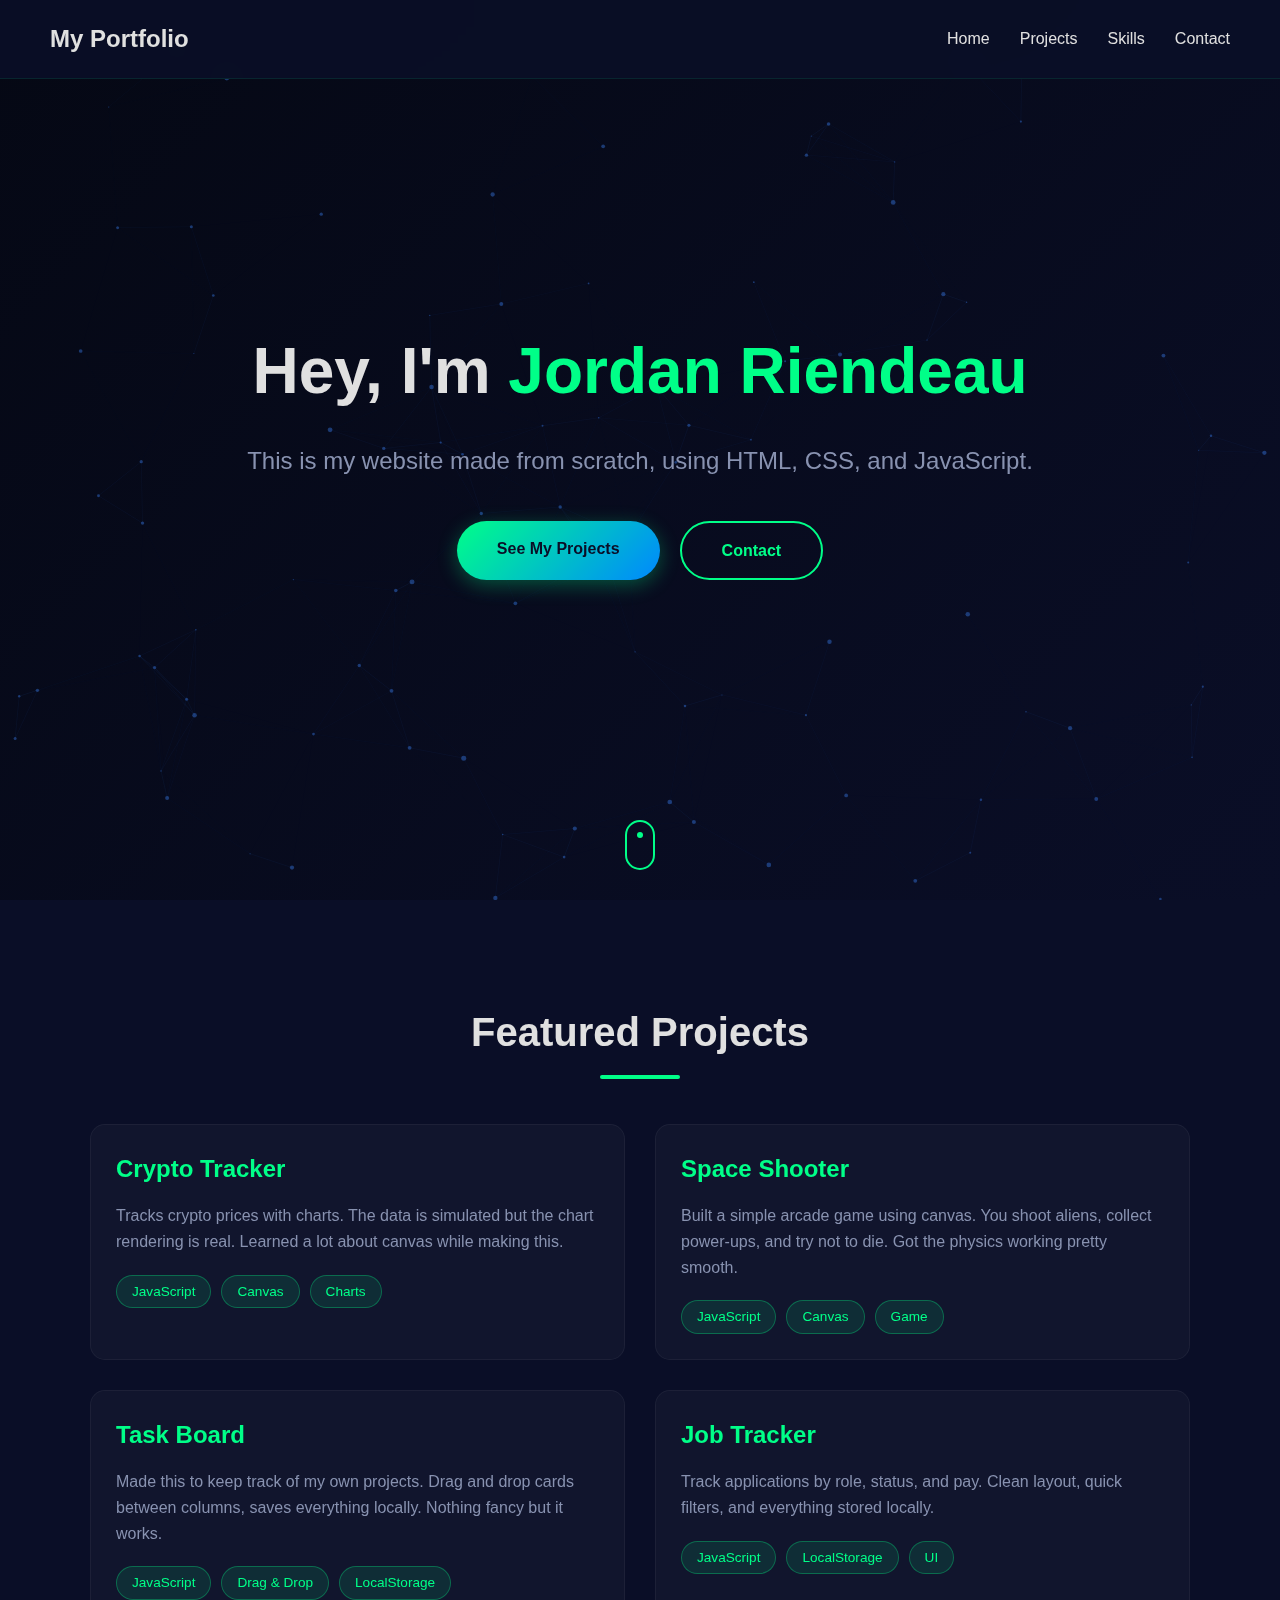
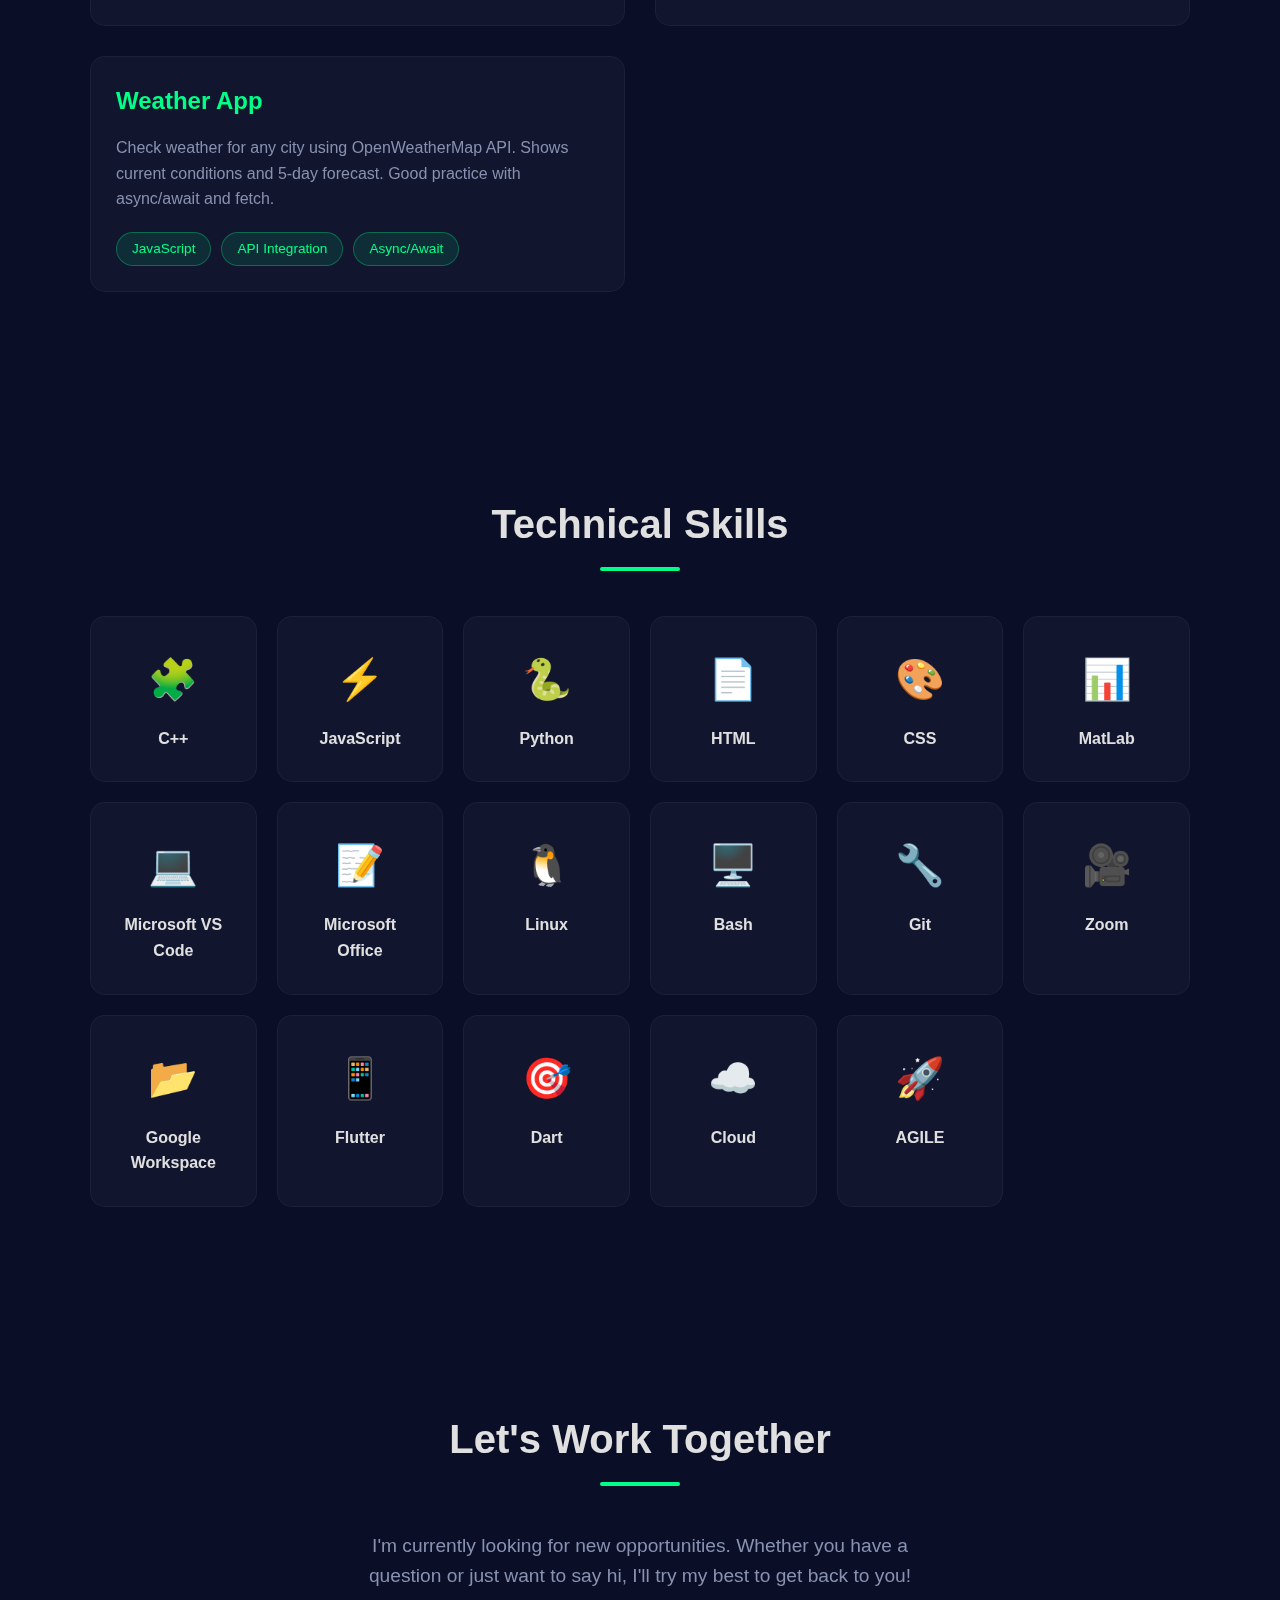
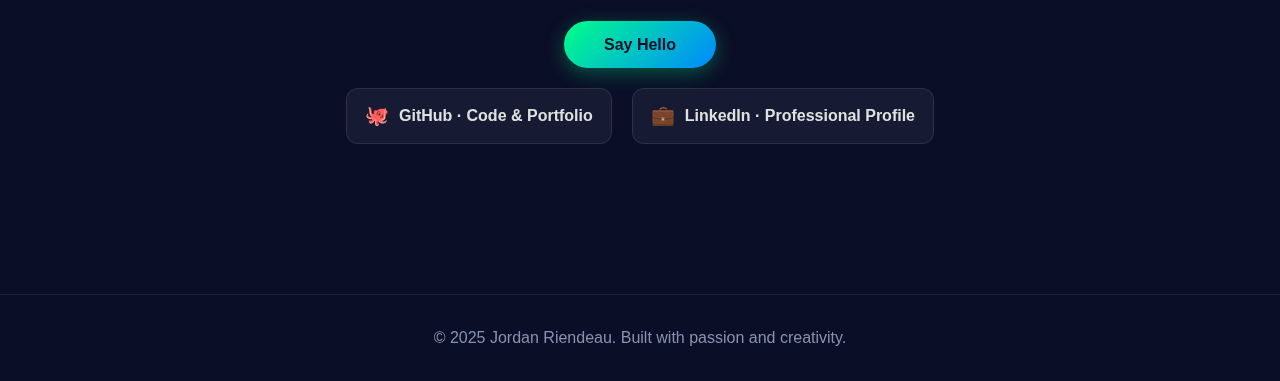
<file: index.html>
<!DOCTYPE html>
<html lang="en">
<head>
    <meta charset="UTF-8">
    <meta name="viewport" content="width=device-width, initial-scale=1.0">
    <title>My Portfolio | Jordan Riendeau</title>
    <link rel="stylesheet" href="css/main.css">
</head>
<body>
    <canvas id="particles-canvas"></canvas>

    <!-- Navigation -->
    <nav id="navbar">
        <div class="logo">My Portfolio</div>
        <ul class="nav-links">
            <li><a href="#home">Home</a></li>
            <li><a href="#projects">Projects</a></li>
            <li><a href="#skills">Skills</a></li>
            <li><a href="#contact">Contact</a></li>
        </ul>
    </nav>

    <!-- Hero Section -->
    <section class="hero" id="home">
        <div class="hero-content">
            <h1>Hey, I'm <span class="highlight">Jordan Riendeau</span></h1>
            <p>This is my website made from scratch, using HTML, CSS, and JavaScript.</p>
            <div class="cta-buttons">
                <a href="#projects" class="btn btn-primary">See My Projects</a>
                <a href="#contact" class="btn btn-secondary">Contact</a>
            </div>
        </div>
        <div class="scroll-indicator">
            <span></span>
        </div>
    </section>

    <!-- Projects Section -->
    <section id="projects">
        <h2 class="section-title">Featured Projects</h2>
        <div class="projects-grid">
            <div class="project-card" onclick="window.open('projects/crypto-tracker.html', '_blank')" style="cursor: pointer;">
                <div class="project-content">
                    <h3>Crypto Tracker</h3>
                    <p>Tracks crypto prices with charts. The data is simulated but the chart rendering is real. Learned a lot about canvas while making this.</p>
                    <div class="project-tags">
                        <span class="tag">JavaScript</span>
                        <span class="tag">Canvas</span>
                        <span class="tag">Charts</span>
                    </div>
                </div>
            </div>

            <div class="project-card" onclick="window.open('projects/space-shooter.html', '_blank')" style="cursor: pointer;">
                <div class="project-content">
                    <h3>Space Shooter</h3>
                    <p>Built a simple arcade game using canvas. You shoot aliens, collect power-ups, and try not to die. Got the physics working pretty smooth.</p>
                    <div class="project-tags">
                        <span class="tag">JavaScript</span>
                        <span class="tag">Canvas</span>
                        <span class="tag">Game</span>
                    </div>
                </div>
            </div>

            <div class="project-card" onclick="window.open('projects/task-board.html', '_blank')" style="cursor: pointer;">
                <div class="project-content">
                    <h3>Task Board</h3>
                    <p>Made this to keep track of my own projects. Drag and drop cards between columns, saves everything locally. Nothing fancy but it works.</p>
                    <div class="project-tags">
                        <span class="tag">JavaScript</span>
                        <span class="tag">Drag & Drop</span>
                        <span class="tag">LocalStorage</span>
                    </div>
                </div>
            </div>

            <div class="project-card" onclick="window.open('projects/job-tracker.html', '_blank')" style="cursor: pointer;">
                <div class="project-content">
                    <h3>Job Tracker</h3>
                    <p>Track applications by role, status, and pay. Clean layout, quick filters, and everything stored locally.</p>
                    <div class="project-tags">
                        <span class="tag">JavaScript</span>
                        <span class="tag">LocalStorage</span>
                        <span class="tag">UI</span>
                    </div>
                </div>
            </div>

            <div class="project-card" onclick="window.open('projects/weather-app.html', '_blank')" style="cursor: pointer;">
                <div class="project-content">
                    <h3>Weather App</h3>
                    <p>Check weather for any city using OpenWeatherMap API. Shows current conditions and 5-day forecast. Good practice with async/await and fetch.</p>
                    <div class="project-tags">
                        <span class="tag">JavaScript</span>
                        <span class="tag">API Integration</span>
                        <span class="tag">Async/Await</span>
                    </div>
                </div>
            </div>
        </div>
    </section>

    <!-- Skills Section -->
    <section id="skills">
        <h2 class="section-title">Technical Skills</h2>
        <div class="skills-grid">
            <div class="skill-item"><div class="skill-icon">🧩</div><div class="skill-name">C++</div></div>
            <div class="skill-item"><div class="skill-icon">⚡</div><div class="skill-name">JavaScript</div></div>
            <div class="skill-item"><div class="skill-icon">🐍</div><div class="skill-name">Python</div></div>
            <div class="skill-item"><div class="skill-icon">📄</div><div class="skill-name">HTML</div></div>
            <div class="skill-item"><div class="skill-icon">🎨</div><div class="skill-name">CSS</div></div>
            <div class="skill-item"><div class="skill-icon">📊</div><div class="skill-name">MatLab</div></div>
            <div class="skill-item"><div class="skill-icon">💻</div><div class="skill-name">Microsoft VS Code</div></div>
            <div class="skill-item"><div class="skill-icon">📝</div><div class="skill-name">Microsoft Office</div></div>
            <div class="skill-item"><div class="skill-icon">🐧</div><div class="skill-name">Linux</div></div>
            <div class="skill-item"><div class="skill-icon">🖥️</div><div class="skill-name">Bash</div></div>
            <div class="skill-item"><div class="skill-icon">🔧</div><div class="skill-name">Git</div></div>
            <div class="skill-item"><div class="skill-icon">🎥</div><div class="skill-name">Zoom</div></div>
            <div class="skill-item"><div class="skill-icon">📂</div><div class="skill-name">Google Workspace</div></div>
            <div class="skill-item"><div class="skill-icon">📱</div><div class="skill-name">Flutter</div></div>
            <div class="skill-item"><div class="skill-icon">🎯</div><div class="skill-name">Dart</div></div>
            <div class="skill-item"><div class="skill-icon">☁️</div><div class="skill-name">Cloud</div></div>
            <div class="skill-item"><div class="skill-icon">🚀</div><div class="skill-name">AGILE</div></div>
        </div>
    </section>

    <!-- Contact Section -->
    <section id="contact">
        <h2 class="section-title">Let's Work Together</h2>
        <div class="contact-content">
            <p>I'm currently looking for new opportunities. Whether you have a question or just want to say hi, I'll try my best to get back to you!</p>
            <a href="mailto:jordan.w.riendeau@gmail.com" class="btn btn-primary">Say Hello</a>
            <div class="social-links">
                <a href="https://github.com/jordanRiendeau/portfolio" class="social-link" target="_blank" rel="noopener">
                    <span class="social-icon">🐙</span>
                    <span class="social-text">GitHub · Code & Portfolio</span>
                </a>
                <a href="https://linkedin.com/in/jordanriendeau" class="social-link" target="_blank" rel="noopener">
                    <span class="social-icon">💼</span>
                    <span class="social-text">LinkedIn · Professional Profile</span>
                </a>
            </div>
        </div>
    </section>

    <!-- Footer -->
    <footer>
        <p>&copy; 2025 Jordan Riendeau. Built with passion and creativity.</p>
    </footer>

    <script src="js/main.js"></script>
</body>
</html>
</file>
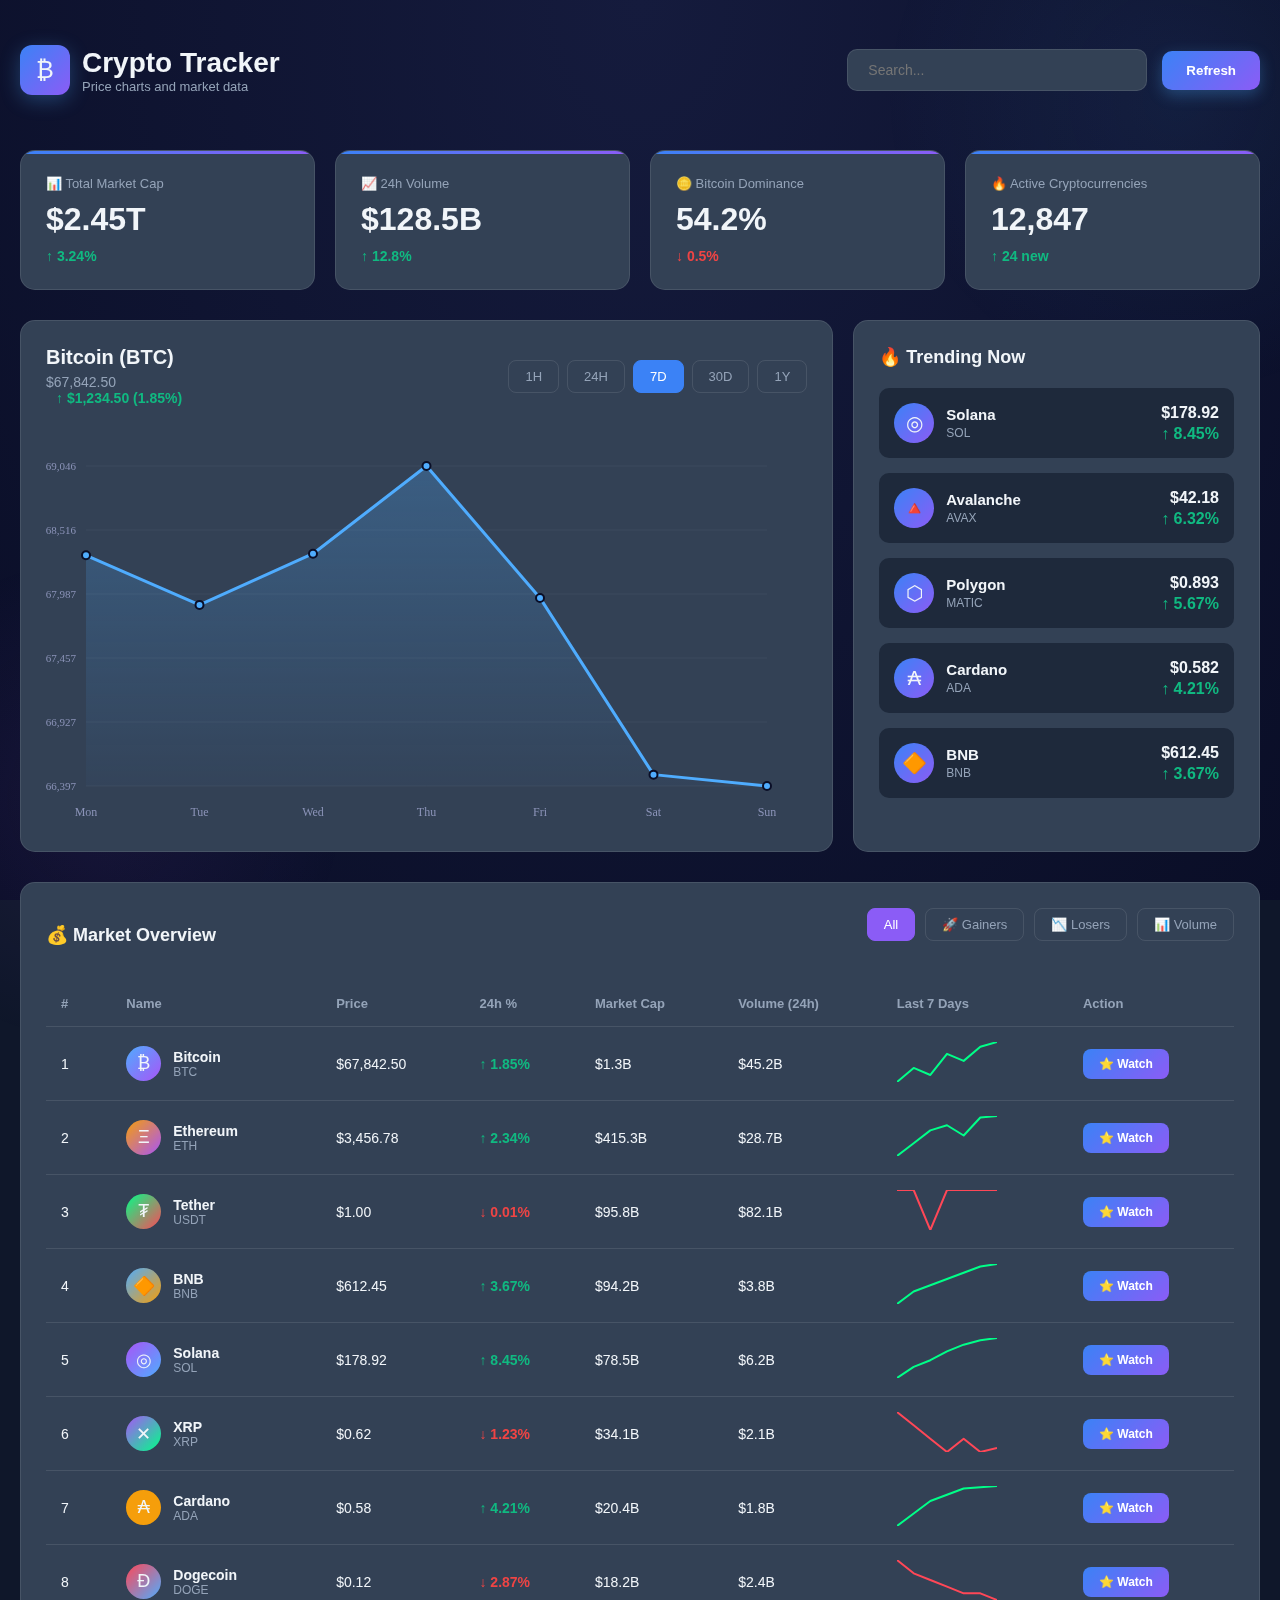
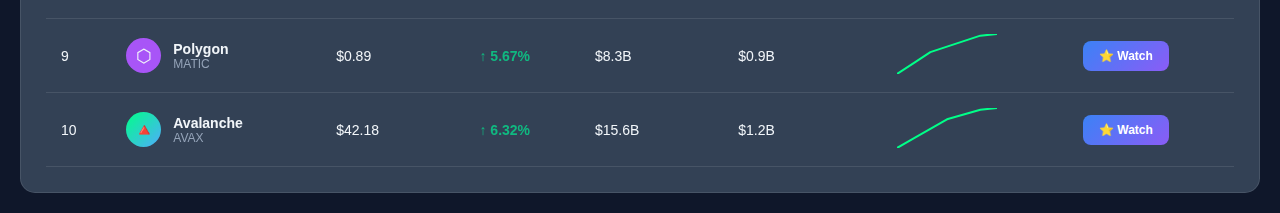
<file: projects/crypto-tracker.html>
<!DOCTYPE html>
<html lang="en">
<head>
    <meta charset="UTF-8">
    <meta name="viewport" content="width=device-width, initial-scale=1.0">
    <title>Crypto Tracker</title>
    <link rel="stylesheet" href="../css/crypto-tracker.css">
</head>
<body>
    <div class="background"></div>

    <div class="container">
        <!-- Header -->
        <header>
            <div class="logo">
                <div class="logo-icon">₿</div>
                <div class="logo-text">
                    <h1>Crypto Tracker</h1>
                    <p>Price charts and market data</p>
                </div>
            </div>
            <div class="header-actions">
                <div class="search-box">
                    <input type="text" id="search-input" placeholder="Search...">
                </div>
                <button class="refresh-btn" onclick="refreshData()">
                    <span id="refresh-text">Refresh</span>
                </button>
            </div>
        </header>

        <!-- Stats Overview -->
        <div class="stats-grid">
            <div class="stat-card">
                <div class="stat-label">📊 Total Market Cap</div>
                <div class="stat-value" id="market-cap">$2.45T</div>
                <div class="stat-change positive" id="market-cap-change">
                    ↑ 3.24%
                </div>
            </div>
            <div class="stat-card">
                <div class="stat-label">📈 24h Volume</div>
                <div class="stat-value" id="volume-24h">$128.5B</div>
                <div class="stat-change positive" id="volume-change">
                    ↑ 12.8%
                </div>
            </div>
            <div class="stat-card">
                <div class="stat-label">🪙 Bitcoin Dominance</div>
                <div class="stat-value" id="btc-dominance">54.2%</div>
                <div class="stat-change negative" id="btc-dominance-change">
                    ↓ 0.5%
                </div>
            </div>
            <div class="stat-card">
                <div class="stat-label">🔥 Active Cryptocurrencies</div>
                <div class="stat-value" id="active-cryptos">12,847</div>
                <div class="stat-change positive">
                    ↑ 24 new
                </div>
            </div>
        </div>

        <!-- Main Content -->
        <div class="main-content">
            <!-- Chart Section -->
            <div class="chart-section">
                <div class="chart-header">
                    <div>
                        <h3 class="chart-title">Bitcoin (BTC)</h3>
                        <p style="color: var(--text-secondary); font-size: 14px; margin-top: 5px;">
                            $<span id="current-price">67,842.50</span>
                            <span class="price-change positive" style="margin-left: 10px;">
                                ↑ $1,234.50 (1.85%)
                            </span>
                        </p>
                    </div>
                    <div class="timeframe-buttons">
                        <button class="timeframe-btn" onclick="changeTimeframe('1H')">1H</button>
                        <button class="timeframe-btn" onclick="changeTimeframe('24H')">24H</button>
                        <button class="timeframe-btn active" onclick="changeTimeframe('7D')">7D</button>
                        <button class="timeframe-btn" onclick="changeTimeframe('30D')">30D</button>
                        <button class="timeframe-btn" onclick="changeTimeframe('1Y')">1Y</button>
                    </div>
                </div>
                <div class="chart-container">
                    <canvas id="price-chart"></canvas>
                    <div class="chart-tooltip" id="chart-tooltip">
                        <div class="tooltip-price">$0.00</div>
                        <div class="tooltip-label">--</div>
                    </div>
                </div>
            </div>

            <!-- Trending Section -->
            <div class="trending-section">
                <h3 class="section-title">🔥 Trending Now</h3>
                <div class="trending-list" id="trending-list">
                    <!-- Trending items will be inserted here -->
                </div>
            </div>
        </div>

        <!-- Market Table -->
        <div class="market-table-section">
            <div style="display: flex; justify-content: space-between; align-items: center; margin-bottom: 20px;">
                <h3 class="section-title" style="margin: 0;">💰 Market Overview</h3>
                <div class="table-filters">
                    <button class="filter-btn active" onclick="filterMarket('all')">All</button>
                    <button class="filter-btn" onclick="filterMarket('gainers')">🚀 Gainers</button>
                    <button class="filter-btn" onclick="filterMarket('losers')">📉 Losers</button>
                    <button class="filter-btn" onclick="filterMarket('volume')">📊 Volume</button>
                </div>
            </div>
            <table id="market-table">
                <thead>
                    <tr>
                        <th>#</th>
                        <th>Name</th>
                        <th>Price</th>
                        <th>24h %</th>
                        <th>Market Cap</th>
                        <th>Volume (24h)</th>
                        <th>Last 7 Days</th>
                        <th>Action</th>
                    </tr>
                </thead>
                <tbody id="market-tbody">
                    <!-- Market data will be inserted here -->
                </tbody>
            </table>
        </div>
    </div>

    <!-- Notification Toast -->
    <div class="toast" id="toast">
        <span id="toast-message"></span>
    </div>

    <script src="../js/crypto-tracker.js"></script>
</body>
</html>
</file>
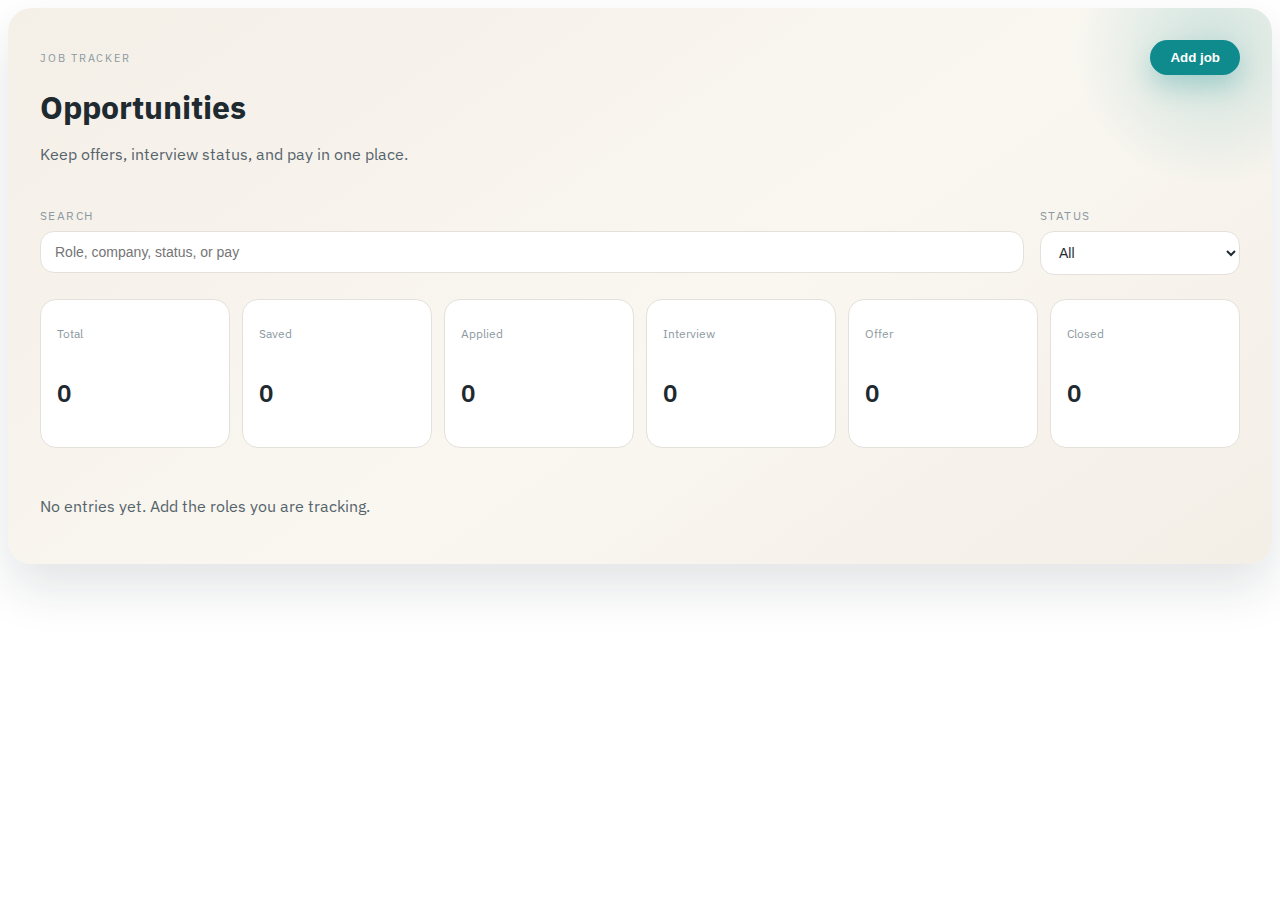
<file: projects/job-tracker.html>
<!DOCTYPE html>
<html lang="en">
<head>
    <meta charset="UTF-8">
    <meta name="viewport" content="width=device-width, initial-scale=1.0">
    <title>Job Tracker</title>
    <link rel="stylesheet" href="job-tracker/job-tracker.css">
</head>
<body>
    <div id="job-tracker"></div>

    <script src="job-tracker/job-tracker.js"></script>
    <script>
        JobTracker.create("#job-tracker");
    </script>
</body>
</html>
</file>
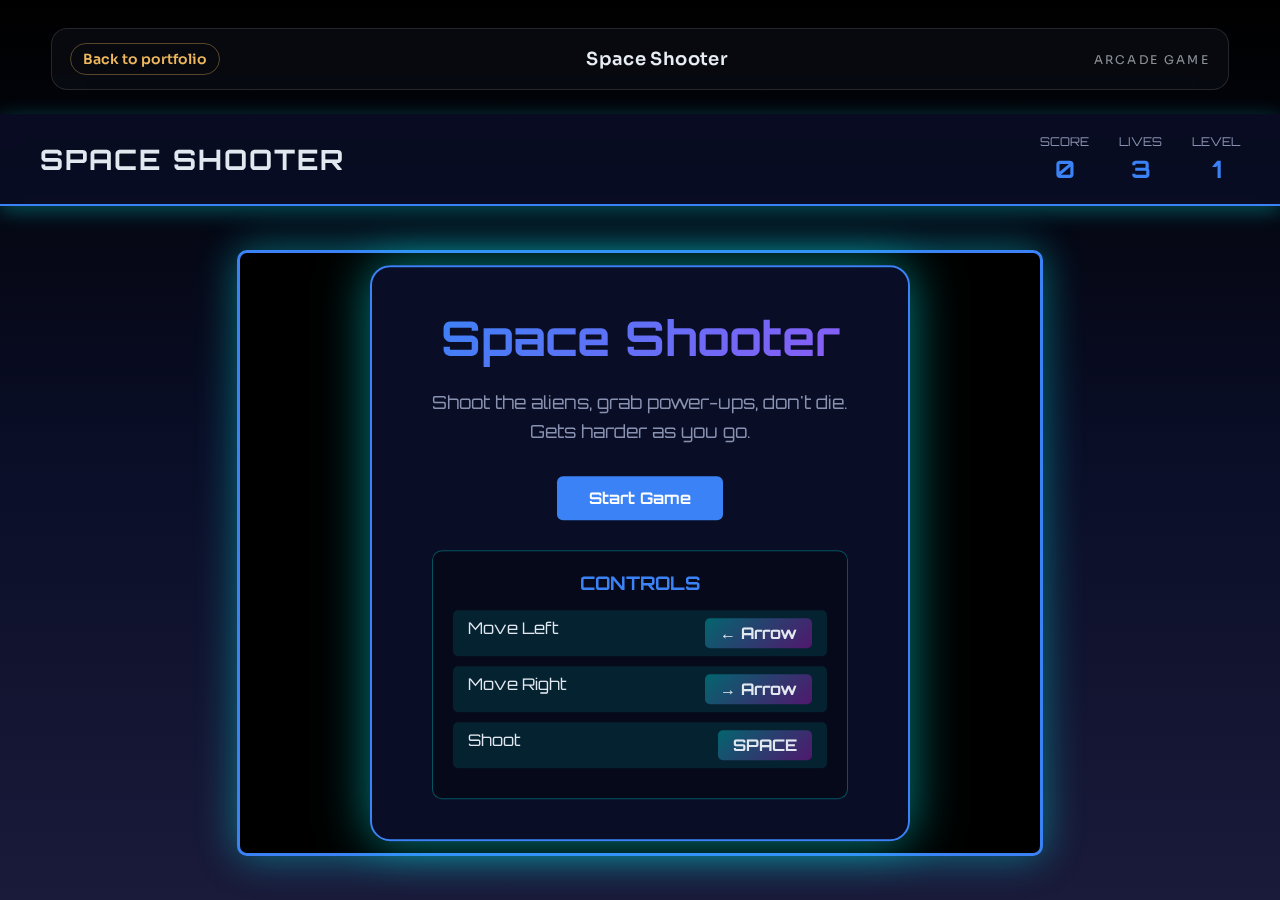
<file: projects/space-shooter.html>
<!DOCTYPE html>
<html lang="en">
<head>
    <meta charset="UTF-8">
    <meta name="viewport" content="width=device-width, initial-scale=1.0">
    <title>Space Shooter | Galactic Defense</title>
    <link rel="stylesheet" href="../css/projects-shell.css">
    <link rel="stylesheet" href="../css/space-shooter.css">
    <link href="https://fonts.googleapis.com/css2?family=Orbitron:wght@400;700;900&display=swap" rel="stylesheet">
</head>
<body>
    <div class="stars-bg"></div>

    <div class="project-shell__bar">
        <a class="project-shell__back" href="../index.html">Back to portfolio</a>
        <div class="project-shell__title">Space Shooter</div>
        <div class="project-shell__meta">Arcade game</div>
    </div>

    <!-- Header -->
    <header>
        <div class="game-header">
            <div class="game-title">SPACE SHOOTER</div>
            <div class="game-stats">
                <div class="stat">
                    <div class="stat-label">SCORE</div>
                    <div class="stat-value" id="score">0</div>
                </div>
                <div class="stat">
                    <div class="stat-label">LIVES</div>
                    <div class="stat-value" id="lives">3</div>
                </div>
                <div class="stat">
                    <div class="stat-label">LEVEL</div>
                    <div class="stat-value" id="level">1</div>
                </div>
            </div>
        </div>
    </header>

    <!-- Game Container -->
    <div class="game-container">
        <canvas id="gameCanvas"></canvas>

        <!-- Start Screen -->
        <div class="start-screen" id="startScreen">
            <h1>Space Shooter</h1>
            <p>Shoot the aliens, grab power-ups, don't die.<br>
            Gets harder as you go.</p>
            <button class="btn" id="startBtn">Start Game</button>
            
            <div class="controls">
                <h3>CONTROLS</h3>
                <div class="control-item">
                    <span>Move Left</span>
                    <span class="key">← Arrow</span>
                </div>
                <div class="control-item">
                    <span>Move Right</span>
                    <span class="key">→ Arrow</span>
                </div>
                <div class="control-item">
                    <span>Shoot</span>
                    <span class="key">SPACE</span>
                </div>
            </div>
        </div>

        <!-- Game Over Screen -->
        <div class="game-over-screen hidden" id="gameOverScreen">
            <h1>Game Over</h1>
            <p>You got destroyed.</p>
            <div class="final-score">
                Score: <span id="finalScore">0</span>
            </div>
            <button class="btn" id="restartBtn">Play Again</button>
        </div>
    </div>

    <script src="../js/space-shooter.js"></script>
</body>
</html>
</file>
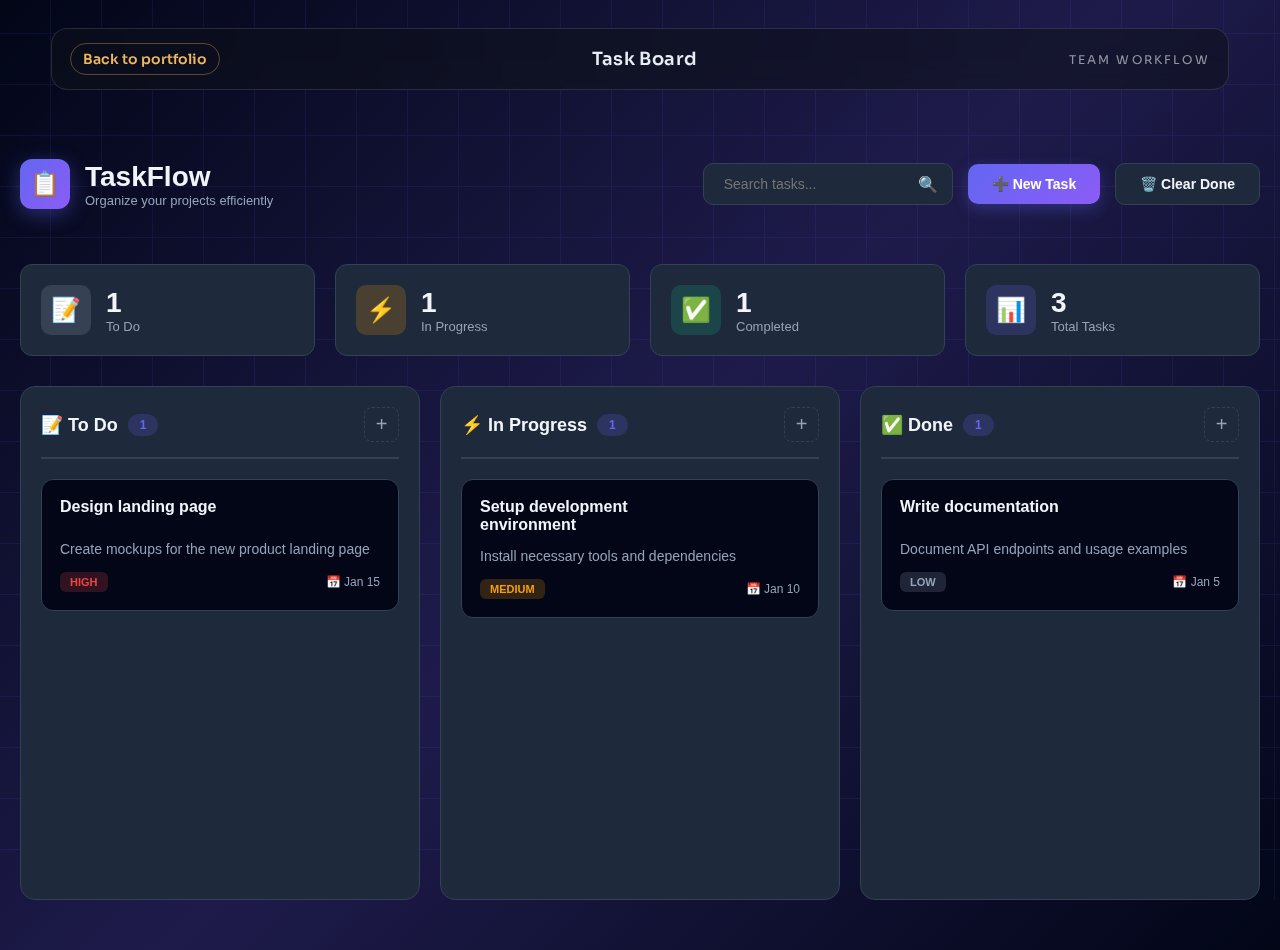
<file: projects/task-board.html>
<!DOCTYPE html>
<html lang="en">
<head>
    <meta charset="UTF-8">
    <meta name="viewport" content="width=device-width, initial-scale=1.0">
    <title>Task Board</title>
    <link rel="stylesheet" href="../css/projects-shell.css">
    <link rel="stylesheet" href="../css/task-board.css">
</head>
<body>
    <div class="background-pattern"></div>

    <div class="project-shell__bar">
        <a class="project-shell__back" href="../index.html">Back to portfolio</a>
        <div class="project-shell__title">Task Board</div>
        <div class="project-shell__meta">Team workflow</div>
    </div>

    <div class="container">
        <!-- Header -->
        <header>
            <div class="logo">
                <div class="logo-icon">📋</div>
                <div class="logo-text">
                    <h1>TaskFlow</h1>
                    <p>Organize your projects efficiently</p>
                </div>
            </div>
            <div class="header-actions">
                <div class="search-box">
                    <input type="text" id="search-input" placeholder="Search tasks...">
                    <span class="search-icon">🔍</span>
                </div>
                <button class="btn btn-primary" onclick="openModal()">
                    ➕ New Task
                </button>
                <button class="btn btn-secondary" onclick="clearCompleted()">
                    🗑️ Clear Done
                </button>
            </div>
        </header>

        <!-- Stats Bar -->
        <div class="stats-bar">
            <div class="stat-card">
                <div class="stat-icon todo">📝</div>
                <div class="stat-info">
                    <h3 id="todo-count">0</h3>
                    <p>To Do</p>
                </div>
            </div>
            <div class="stat-card">
                <div class="stat-icon progress">⚡</div>
                <div class="stat-info">
                    <h3 id="progress-count">0</h3>
                    <p>In Progress</p>
                </div>
            </div>
            <div class="stat-card">
                <div class="stat-icon done">✅</div>
                <div class="stat-info">
                    <h3 id="done-count">0</h3>
                    <p>Completed</p>
                </div>
            </div>
            <div class="stat-card">
                <div class="stat-icon total">📊</div>
                <div class="stat-info">
                    <h3 id="total-count">0</h3>
                    <p>Total Tasks</p>
                </div>
            </div>
        </div>

        <!-- Board -->
        <div class="board">
            <!-- To Do Column -->
            <div class="column">
                <div class="column-header">
                    <div class="column-title">
                        📝 To Do
                        <span class="column-count" id="todo-badge">0</span>
                    </div>
                    <button class="add-task-btn" onclick="openModal('todo')">+</button>
                </div>
                <div class="tasks-container" id="todo-tasks" data-status="todo">
                    <!-- Tasks will be inserted here -->
                </div>
            </div>

            <!-- In Progress Column -->
            <div class="column">
                <div class="column-header">
                    <div class="column-title">
                        ⚡ In Progress
                        <span class="column-count" id="progress-badge">0</span>
                    </div>
                    <button class="add-task-btn" onclick="openModal('progress')">+</button>
                </div>
                <div class="tasks-container" id="progress-tasks" data-status="progress">
                    <!-- Tasks will be inserted here -->
                </div>
            </div>

            <!-- Done Column -->
            <div class="column">
                <div class="column-header">
                    <div class="column-title">
                        ✅ Done
                        <span class="column-count" id="done-badge">0</span>
                    </div>
                    <button class="add-task-btn" onclick="openModal('done')">+</button>
                </div>
                <div class="tasks-container" id="done-tasks" data-status="done">
                    <!-- Tasks will be inserted here -->
                </div>
            </div>
        </div>
    </div>

    <!-- Task Modal -->
    <div class="modal" id="task-modal">
        <div class="modal-content">
            <div class="modal-header">
                <h2 class="modal-title" id="modal-title">Create New Task</h2>
                <button class="close-btn" onclick="closeModal()">×</button>
            </div>
            <form id="task-form">
                <div class="form-group">
                    <label for="task-title">Task Title *</label>
                    <input type="text" id="task-title" required placeholder="Enter task title...">
                </div>
                <div class="form-group">
                    <label for="task-description">Description</label>
                    <textarea id="task-description" placeholder="Add task details..."></textarea>
                </div>
                <div class="form-group">
                    <label for="task-priority">Priority</label>
                    <select id="task-priority">
                        <option value="low">Low</option>
                        <option value="medium" selected>Medium</option>
                        <option value="high">High</option>
                    </select>
                </div>
                <div class="form-group">
                    <label for="task-status">Status</label>
                    <select id="task-status">
                        <option value="todo">To Do</option>
                        <option value="progress">In Progress</option>
                        <option value="done">Done</option>
                    </select>
                </div>
                <div class="form-group">
                    <label for="task-date">Due Date</label>
                    <input type="date" id="task-date">
                </div>
                <div class="modal-actions">
                    <button type="button" class="btn btn-secondary" onclick="closeModal()">Cancel</button>
                    <button type="submit" class="btn btn-primary">Save Task</button>
                </div>
            </form>
        </div>
    </div>

    <!-- Toast Notification -->
    <div class="toast" id="toast">
        <span class="toast-icon">✓</span>
        <span id="toast-message"></span>
    </div>

    <script src="../js/task-board.js"></script>
</body>
</html>
</file>
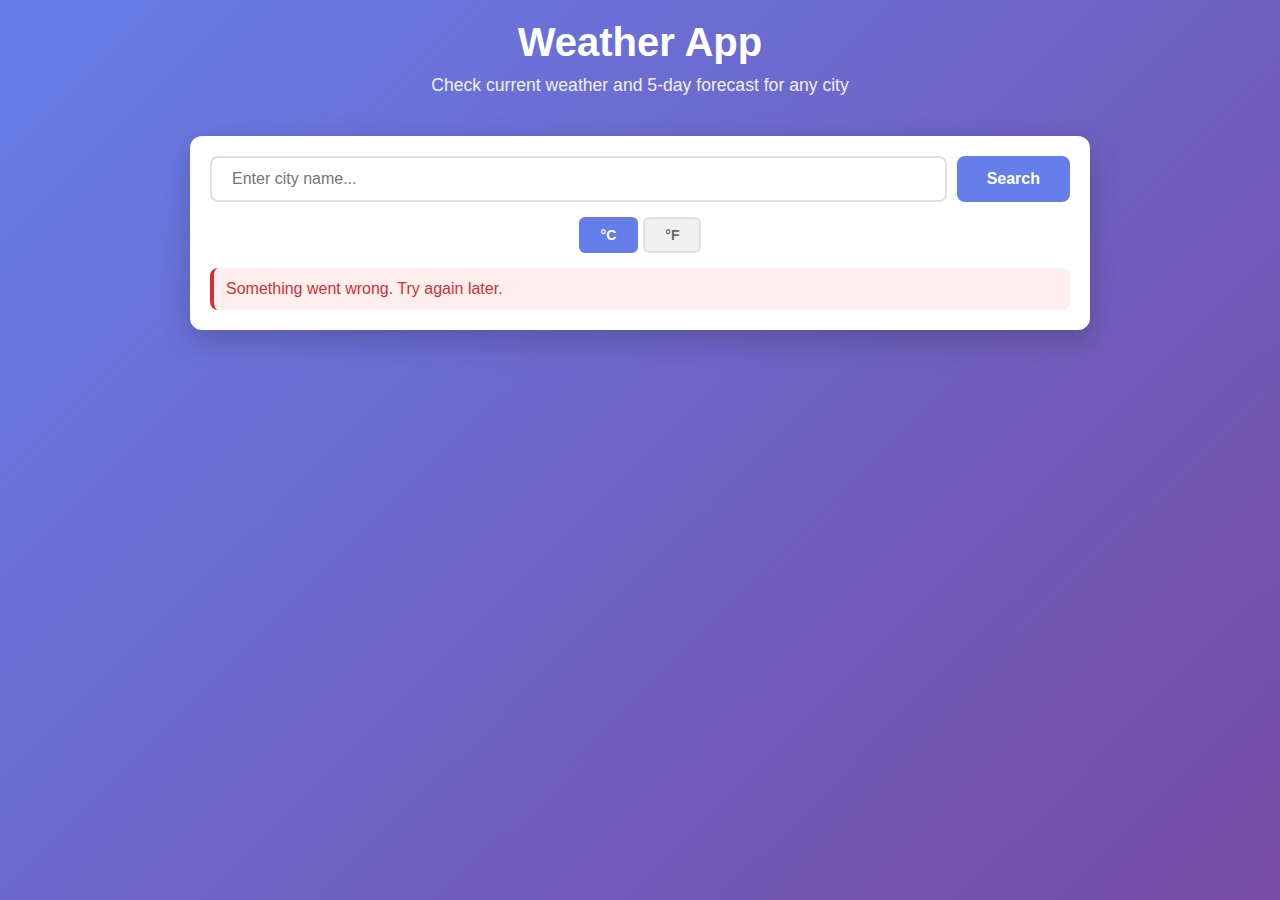
<file: projects/weather-app.html>
<!DOCTYPE html>
<html lang="en">
<head>
    <meta charset="UTF-8">
    <meta name="viewport" content="width=device-width, initial-scale=1.0">
    <title>Weather App</title>
    <link rel="stylesheet" href="../css/weather-app.css">
</head>
<body>
    <div class="container">
        <header>
            <h1>Weather App</h1>
            <p>Check current weather and 5-day forecast for any city</p>
        </header>

        <!-- Search -->
        <div class="search-container">
            <div class="search-box">
                <input 
                    type="text" 
                    id="cityInput" 
                    placeholder="Enter city name..."
                    autocomplete="off"
                >
                <button id="searchBtn">Search</button>
                <div class="suggestions" id="suggestions"></div>
            </div>
            <div class="unit-toggle">
                <button class="unit-btn active" data-unit="metric">°C</button>
                <button class="unit-btn" data-unit="imperial">°F</button>
            </div>
            <div class="error-message" id="errorMessage"></div>
        </div>

        <!-- Loading -->
        <div class="loading" id="loading">
            <div class="spinner"></div>
            <p>Loading weather data...</p>
        </div>

        <!-- Weather Display -->
        <div class="weather-container" id="weatherContainer">
            <!-- Current Weather -->
            <div class="current-weather">
                <div class="location-info">
                    <div class="location">
                        <h2 id="cityName">Loading...</h2>
                        <p class="date" id="currentDate"></p>
                    </div>
                    <div class="weather-icon-main" id="weatherIcon">🌡️</div>
                </div>

                <div class="weather-main">
                    <div class="temperature">
                        <span id="temperature">--</span><span id="tempUnit">°C</span>
                    </div>
                    <div class="weather-details">
                        <div class="weather-description" id="weatherDesc">Loading...</div>
                        <div class="feels-like">Feels like <span id="feelsLike">--°C</span></div>
                    </div>
                </div>

                <div class="weather-stats">
                    <div class="stat">
                        <div class="stat-label">Humidity</div>
                        <div class="stat-value" id="humidity">--%</div>
                    </div>
                    <div class="stat">
                        <div class="stat-label">Wind Speed</div>
                        <div class="stat-value" id="windSpeed">-- km/h</div>
                    </div>
                    <div class="stat">
                        <div class="stat-label">Pressure</div>
                        <div class="stat-value" id="pressure">-- hPa</div>
                    </div>
                    <div class="stat">
                        <div class="stat-label">Cloudiness</div>
                        <div class="stat-value" id="clouds">--%</div>
                    </div>
                </div>
            </div>

            <!-- 5-Day Forecast -->
            <div class="forecast-container">
                <h3>5-Day Forecast</h3>
                <div class="forecast-grid" id="forecastGrid">
                    <!-- Forecast cards will be inserted here -->
                </div>
            </div>
        </div>
    </div>

    <script src="../js/weather-app.js"></script>
</body>
</html>
</file>
<file: css/main.css>
* {
    margin: 0;
    padding: 0;
    box-sizing: border-box;
}

:root {
    --primary: #00ff88;
    --secondary: #0088ff;
    --dark: #0a0e27;
    --darker: #050814;
    --text: #e0e0e0;
    --text-dim: #8892b0;
}

body {
    font-family: 'Segoe UI', Tahoma, Geneva, Verdana, sans-serif;
    background: var(--dark);
    color: var(--text);
    overflow-x: hidden;
    line-height: 1.6;
}

/* Animated Background */
#particles-canvas {
    position: fixed;
    top: 0;
    left: 0;
    width: 100%;
    height: 100%;
    z-index: -1;
    background: linear-gradient(135deg, var(--darker) 0%, var(--dark) 100%);
}

/* Navigation */
nav {
    position: fixed;
    top: 0;
    width: 100%;
    padding: 20px 50px;
    display: flex;
    justify-content: space-between;
    align-items: center;
    z-index: 1000;
    background: rgba(10, 14, 39, 0.9);
    backdrop-filter: blur(10px);
    border-bottom: 1px solid rgba(0, 255, 136, 0.1);
    transition: all 0.3s ease;
}

nav.scrolled {
    padding: 15px 50px;
    box-shadow: 0 5px 30px rgba(0, 0, 0, 0.3);
}

.logo {
    font-size: 24px;
    font-weight: bold;
    color: var(--text);
}

.nav-links {
    display: flex;
    gap: 30px;
    list-style: none;
}

.nav-links a {
    color: var(--text);
    text-decoration: none;
    font-weight: 500;
    transition: all 0.3s ease;
    position: relative;
}

.nav-links a::after {
    content: '';
    position: absolute;
    bottom: -5px;
    left: 0;
    width: 0;
    height: 2px;
    background: var(--primary);
    transition: width 0.3s ease;
}

.nav-links a:hover::after {
    width: 100%;
}

/* Hero Section */
.hero {
    height: 100vh;
    display: flex;
    align-items: center;
    justify-content: center;
    text-align: center;
    padding: 0 20px;
}

.hero-content h1 {
    font-size: 4rem;
    margin-bottom: 20px;
    animation: fadeInUp 1s ease;
}

.hero-content .highlight {
    color: var(--primary);
}

.hero-content p {
    font-size: 1.5rem;
    color: var(--text-dim);
    margin-bottom: 40px;
    animation: fadeInUp 1s ease 0.2s both;
}

.cta-buttons {
    display: flex;
    gap: 20px;
    justify-content: center;
    animation: fadeInUp 1s ease 0.4s both;
}

.btn {
    padding: 15px 40px;
    font-size: 1rem;
    font-weight: 600;
    text-decoration: none;
    border-radius: 50px;
    transition: all 0.3s ease;
    cursor: pointer;
    border: none;
}

.btn-primary {
    background: linear-gradient(135deg, var(--primary), var(--secondary));
    color: var(--dark);
    box-shadow: 0 5px 20px rgba(0, 255, 136, 0.3);
}

.btn-primary:hover {
    transform: translateY(-3px);
    box-shadow: 0 10px 30px rgba(0, 255, 136, 0.5);
}

.btn-secondary {
    background: transparent;
    color: var(--primary);
    border: 2px solid var(--primary);
}

.btn-secondary:hover {
    background: var(--primary);
    color: var(--dark);
    transform: translateY(-3px);
}

/* Section Styles */
section {
    padding: 100px 50px;
    max-width: 1200px;
    margin: 0 auto;
}

.section-title {
    font-size: 2.5rem;
    margin-bottom: 60px;
    text-align: center;
    position: relative;
}

.section-title::after {
    content: '';
    position: absolute;
    bottom: -15px;
    left: 50%;
    transform: translateX(-50%);
    width: 80px;
    height: 4px;
    background: var(--primary);
    border-radius: 2px;
}

/* Projects Grid */
.projects-grid {
    display: grid;
    grid-template-columns: repeat(auto-fit, minmax(350px, 1fr));
    gap: 30px;
    margin-top: 50px;
}

.project-card {
    background: rgba(255, 255, 255, 0.03);
    border-radius: 15px;
    overflow: hidden;
    transition: all 0.4s ease;
    border: 1px solid rgba(255, 255, 255, 0.05);
    cursor: pointer;
}

.project-card:hover {
    transform: translateY(-4px);
    border-color: var(--primary);
}

.project-image {
    display: none;
}

.project-content {
    padding: 25px;
}

.project-content h3 {
    font-size: 1.5rem;
    margin-bottom: 15px;
    color: var(--primary);
}

.project-content p {
    color: var(--text-dim);
    margin-bottom: 20px;
}

.project-tags {
    display: flex;
    gap: 10px;
    flex-wrap: wrap;
}

.tag {
    padding: 5px 15px;
    background: rgba(0, 255, 136, 0.1);
    color: var(--primary);
    border-radius: 20px;
    font-size: 0.85rem;
    border: 1px solid rgba(0, 255, 136, 0.3);
}

/* Skills Section */
.skills-grid {
    display: grid;
    grid-template-columns: repeat(auto-fit, minmax(150px, 1fr));
    gap: 20px;
    margin-top: 50px;
}

.skill-item {
    background: rgba(255, 255, 255, 0.03);
    padding: 30px;
    border-radius: 15px;
    text-align: center;
    border: 1px solid rgba(255, 255, 255, 0.05);
    transition: all 0.3s ease;
}

.skill-item:hover {
    background: rgba(0, 255, 136, 0.05);
    border-color: var(--primary);
    transform: scale(1.05);
}

.skill-icon {
    font-size: 2.5rem;
    margin-bottom: 15px;
}

.skill-name {
    font-weight: 600;
    color: var(--text);
}

/* Contact Section */
.contact-content {
    text-align: center;
    max-width: 600px;
    margin: 50px auto;
}

.contact-content p {
    font-size: 1.2rem;
    color: var(--text-dim);
    margin-bottom: 40px;
}

.social-links {
    display: flex;
    gap: 20px;
    justify-content: center;
    margin-top: 30px;
}

.social-link {
    display: inline-flex;
    align-items: center;
    gap: 10px;
    padding: 12px 18px;
    border-radius: 12px;
    background: rgba(255, 255, 255, 0.05);
    color: var(--text);
    text-decoration: none;
    font-size: 1rem;
    border: 1px solid rgba(255, 255, 255, 0.1);
    transition: all 0.3s ease;
}

.social-link:hover {
    background: var(--primary);
    color: var(--dark);
    transform: translateY(-3px);
    box-shadow: 0 10px 20px rgba(59, 130, 246, 0.3);
}

.social-icon {
    font-size: 1.2rem;
}

.social-text {
    font-weight: 600;
}

/* Footer */
footer {
    text-align: center;
    padding: 30px;
    border-top: 1px solid rgba(255, 255, 255, 0.1);
    color: var(--text-dim);
}

/* Animations */
@keyframes fadeInUp {
    from {
        opacity: 0;
        transform: translateY(30px);
    }
    to {
        opacity: 1;
        transform: translateY(0);
    }
}

.fade-in {
    opacity: 0;
    animation: fadeInUp 1s ease forwards;
}

/* Responsive */
@media (max-width: 768px) {
    nav {
        padding: 15px 20px;
    }

    .nav-links {
        gap: 15px;
    }

    .hero-content h1 {
        font-size: 2.5rem;
    }

    .hero-content p {
        font-size: 1.2rem;
    }

    section {
        padding: 60px 20px;
    }

    .projects-grid {
        grid-template-columns: 1fr;
    }

    .cta-buttons {
        flex-direction: column;
    }
}

/* Scroll indicator */
.scroll-indicator {
    position: absolute;
    bottom: 30px;
    left: 50%;
    transform: translateX(-50%);
    animation: bounce 2s infinite;
}

@keyframes bounce {
    0%, 20%, 50%, 80%, 100% {
        transform: translateX(-50%) translateY(0);
    }
    40% {
        transform: translateX(-50%) translateY(-20px);
    }
    60% {
        transform: translateX(-50%) translateY(-10px);
    }
}

.scroll-indicator span {
    display: block;
    width: 30px;
    height: 50px;
    border: 2px solid var(--primary);
    border-radius: 25px;
    position: relative;
}

.scroll-indicator span::before {
    content: '';
    position: absolute;
    top: 10px;
    left: 50%;
    transform: translateX(-50%);
    width: 6px;
    height: 6px;
    background: var(--primary);
    border-radius: 50%;
    animation: scroll 2s infinite;
}

@keyframes scroll {
    0% {
        opacity: 1;
        top: 10px;
    }
    100% {
        opacity: 0;
        top: 30px;
    }
}
</file>
<file: css/crypto-tracker.css>
* {
            margin: 0;
            padding: 0;
            box-sizing: border-box;
        }

        :root {
            --bg-primary: #0f172a;
            --bg-secondary: #1e293b;
            --bg-card: #334155;
            --text-primary: #f1f5f9;
            --text-secondary: #94a3b8;
            --accent-green: #10b981;
            --accent-red: #ef4444;
            --accent-blue: #3b82f6;
            --accent-purple: #8b5cf6;
            --border: rgba(255, 255, 255, 0.1);
        }

        body {
            font-family: 'Inter', -apple-system, BlinkMacSystemFont, 'Segoe UI', sans-serif;
            background: var(--bg-primary);
            color: var(--text-primary);
            overflow-x: hidden;
        }

        /* Animated Background */
        .background {
            position: fixed;
            top: 0;
            left: 0;
            width: 100%;
            height: 100%;
            z-index: -1;
            background: radial-gradient(ellipse at top, #151b3d 0%, #0a0e27 100%);
        }

        .background::before {
            content: '';
            position: absolute;
            width: 600px;
            height: 600px;
            background: radial-gradient(circle, rgba(79, 172, 254, 0.08) 0%, transparent 70%);
            top: -200px;
            right: -200px;
            animation: float 15s infinite ease-in-out;
        }

        .background::after {
            content: '';
            position: absolute;
            width: 500px;
            height: 500px;
            background: radial-gradient(circle, rgba(168, 85, 247, 0.08) 0%, transparent 70%);
            bottom: -150px;
            left: -150px;
            animation: float 20s infinite ease-in-out reverse;
        }

        @keyframes float {
            0%, 100% { transform: translate(0, 0) rotate(0deg); }
            33% { transform: translate(50px, -50px) rotate(120deg); }
            66% { transform: translate(-30px, 30px) rotate(240deg); }
        }

        /* Container */
        .container {
            max-width: 1400px;
            margin: 0 auto;
            padding: 20px;
        }

        /* Header */
        header {
            display: flex;
            justify-content: space-between;
            align-items: center;
            padding: 25px 0;
            margin-bottom: 30px;
        }

        .logo {
            display: flex;
            align-items: center;
            gap: 12px;
        }

        .logo-icon {
            width: 50px;
            height: 50px;
            background: linear-gradient(135deg, var(--accent-blue), var(--accent-purple));
            border-radius: 12px;
            display: flex;
            align-items: center;
            justify-content: center;
            font-size: 24px;
            box-shadow: 0 5px 20px rgba(79, 172, 254, 0.3);
        }

        .logo-text h1 {
            font-size: 28px;
            font-weight: 700;
        }

        .logo-text p {
            font-size: 13px;
            color: var(--text-secondary);
        }

        .header-actions {
            display: flex;
            gap: 15px;
            align-items: center;
        }

        .search-box {
            position: relative;
        }

        .search-box input {
            padding: 12px 45px 12px 20px;
            background: var(--bg-card);
            border: 1px solid var(--border);
            border-radius: 10px;
            color: var(--text-primary);
            font-size: 14px;
            width: 300px;
            transition: all 0.3s ease;
        }

        .search-box input:focus {
            outline: none;
            border-color: var(--accent-blue);
            box-shadow: 0 0 0 3px rgba(79, 172, 254, 0.1);
        }

        .search-icon {
            position: absolute;
            right: 15px;
            top: 50%;
            transform: translateY(-50%);
            color: var(--text-secondary);
        }

        .refresh-btn {
            padding: 12px 24px;
            background: linear-gradient(135deg, var(--accent-blue), var(--accent-purple));
            border: none;
            border-radius: 10px;
            color: white;
            font-weight: 600;
            cursor: pointer;
            transition: all 0.3s ease;
            box-shadow: 0 5px 15px rgba(79, 172, 254, 0.3);
        }

        .refresh-btn:hover {
            transform: translateY(-2px);
            box-shadow: 0 8px 25px rgba(79, 172, 254, 0.5);
        }

        /* Stats Overview */
        .stats-grid {
            display: grid;
            grid-template-columns: repeat(auto-fit, minmax(250px, 1fr));
            gap: 20px;
            margin-bottom: 30px;
        }

        .stat-card {
            background: var(--bg-card);
            border: 1px solid var(--border);
            border-radius: 15px;
            padding: 25px;
            transition: all 0.3s ease;
            position: relative;
            overflow: hidden;
        }

        .stat-card::before {
            content: '';
            position: absolute;
            top: 0;
            left: 0;
            width: 100%;
            height: 3px;
            background: linear-gradient(90deg, var(--accent-blue), var(--accent-purple));
        }

        .stat-card:hover {
            transform: translateY(-5px);
            border-color: var(--accent-blue);
            box-shadow: 0 10px 30px rgba(79, 172, 254, 0.2);
        }

        .stat-label {
            font-size: 13px;
            color: var(--text-secondary);
            margin-bottom: 10px;
            display: flex;
            align-items: center;
            gap: 8px;
        }

        .stat-value {
            font-size: 32px;
            font-weight: 700;
            margin-bottom: 10px;
        }

        .stat-change {
            font-size: 14px;
            font-weight: 600;
            display: flex;
            align-items: center;
            gap: 5px;
        }

        .stat-change.positive {
            color: var(--accent-green);
        }

        .stat-change.negative {
            color: var(--accent-red);
        }

        /* Main Content */
        .main-content {
            display: grid;
            grid-template-columns: 2fr 1fr;
            gap: 20px;
            margin-bottom: 30px;
        }

        /* Chart Section */
        .chart-section {
            background: var(--bg-card);
            border: 1px solid var(--border);
            border-radius: 15px;
            padding: 25px;
        }

        .chart-header {
            display: flex;
            justify-content: space-between;
            align-items: center;
            margin-bottom: 20px;
        }

        .chart-title {
            font-size: 20px;
            font-weight: 600;
        }

        .timeframe-buttons {
            display: flex;
            gap: 8px;
        }

        .timeframe-btn {
            padding: 8px 16px;
            background: transparent;
            border: 1px solid var(--border);
            border-radius: 8px;
            color: var(--text-secondary);
            cursor: pointer;
            transition: all 0.3s ease;
            font-size: 13px;
        }

        .timeframe-btn:hover,
        .timeframe-btn.active {
            background: var(--accent-blue);
            color: white;
            border-color: var(--accent-blue);
        }

        .chart-container {
            position: relative;
            height: 400px;
        }

        #price-chart {
            width: 100%;
            height: 100%;
            cursor: crosshair;
        }

        /* Trending Section */
        .trending-section {
            background: var(--bg-card);
            border: 1px solid var(--border);
            border-radius: 15px;
            padding: 25px;
        }

        .section-title {
            font-size: 18px;
            font-weight: 600;
            margin-bottom: 20px;
            display: flex;
            align-items: center;
            gap: 8px;
        }

        .trending-list {
            display: flex;
            flex-direction: column;
            gap: 15px;
        }

        .trending-item {
            display: flex;
            justify-content: space-between;
            align-items: center;
            padding: 15px;
            background: var(--bg-secondary);
            border-radius: 10px;
            transition: all 0.3s ease;
            cursor: pointer;
        }

        .trending-item:hover {
            background: rgba(79, 172, 254, 0.1);
            transform: translateX(5px);
        }

        .trending-info {
            display: flex;
            align-items: center;
            gap: 12px;
        }

        .trending-icon {
            width: 40px;
            height: 40px;
            border-radius: 50%;
            display: flex;
            align-items: center;
            justify-content: center;
            font-size: 20px;
            background: linear-gradient(135deg, var(--accent-blue), var(--accent-purple));
        }

        .trending-details h4 {
            font-size: 15px;
            font-weight: 600;
            margin-bottom: 3px;
        }

        .trending-details p {
            font-size: 12px;
            color: var(--text-secondary);
        }

        .trending-price {
            text-align: right;
        }

        .trending-price .price {
            font-size: 16px;
            font-weight: 600;
            margin-bottom: 3px;
        }

        /* Market Table */
        .market-table-section {
            background: var(--bg-card);
            border: 1px solid var(--border);
            border-radius: 15px;
            padding: 25px;
        }

        .table-filters {
            display: flex;
            gap: 10px;
            margin-bottom: 20px;
        }

        .filter-btn {
            padding: 8px 16px;
            background: transparent;
            border: 1px solid var(--border);
            border-radius: 8px;
            color: var(--text-secondary);
            cursor: pointer;
            transition: all 0.3s ease;
            font-size: 13px;
        }

        .filter-btn:hover,
        .filter-btn.active {
            background: var(--accent-purple);
            color: white;
            border-color: var(--accent-purple);
        }

        table {
            width: 100%;
            border-collapse: collapse;
        }

        thead {
            border-bottom: 1px solid var(--border);
        }

        th {
            padding: 15px;
            text-align: left;
            font-size: 13px;
            color: var(--text-secondary);
            font-weight: 600;
        }

        td {
            padding: 15px;
            font-size: 14px;
        }

        tbody tr {
            border-bottom: 1px solid var(--border);
            transition: all 0.3s ease;
        }

        tbody tr:hover {
            background: rgba(79, 172, 254, 0.05);
        }

        .coin-info {
            display: flex;
            align-items: center;
            gap: 12px;
        }

        .coin-icon {
            width: 35px;
            height: 35px;
            border-radius: 50%;
            display: flex;
            align-items: center;
            justify-content: center;
            font-size: 18px;
        }

        .coin-name {
            font-weight: 600;
        }

        .coin-symbol {
            font-size: 12px;
            color: var(--text-secondary);
        }

        .price-change {
            font-weight: 600;
            display: flex;
            align-items: center;
            gap: 5px;
        }

        .price-change.positive {
            color: var(--accent-green);
        }

        .price-change.negative {
            color: var(--accent-red);
        }

        .mini-chart {
            width: 100px;
            height: 40px;
        }

        .action-btn {
            padding: 8px 16px;
            background: linear-gradient(135deg, var(--accent-blue), var(--accent-purple));
            border: none;
            border-radius: 8px;
            color: white;
            font-weight: 600;
            cursor: pointer;
            transition: all 0.3s ease;
            font-size: 12px;
        }

        .action-btn:hover {
            transform: scale(1.05);
            box-shadow: 0 5px 15px rgba(79, 172, 254, 0.3);
        }

        /* Sparkline Chart */
        .sparkline {
            display: inline-block;
            width: 100px;
            height: 40px;
        }

        /* Loading Animation */
        .loading {
            display: inline-block;
            width: 20px;
            height: 20px;
            border: 3px solid rgba(79, 172, 254, 0.3);
            border-top-color: var(--accent-blue);
            border-radius: 50%;
            animation: spin 1s linear infinite;
        }

        @keyframes spin {
            to { transform: rotate(360deg); }
        }

        /* Responsive */
        @media (max-width: 1024px) {
            .main-content {
                grid-template-columns: 1fr;
            }

            .search-box input {
                width: 200px;
            }
        }

        @media (max-width: 768px) {
            .header-actions {
                flex-direction: column;
            }

            .search-box input {
                width: 100%;
            }

            .stats-grid {
                grid-template-columns: 1fr;
            }

            table {
                font-size: 12px;
            }

            th, td {
                padding: 10px 5px;
            }

            .timeframe-buttons {
                flex-wrap: wrap;
            }
        }

        /* Notification Toast */
        .toast {
            position: fixed;
            bottom: 30px;
            right: 30px;
            background: var(--bg-card);
            border: 1px solid var(--border);
            border-radius: 10px;
            padding: 15px 20px;
            box-shadow: 0 10px 30px rgba(0, 0, 0, 0.3);
            transform: translateX(400px);
            transition: transform 0.3s ease;
            z-index: 1000;
        }

        .toast.show {
            transform: translateX(0);
        }

        .volume-bar {
            width: 60px;
            height: 30px;
            background: var(--bg-secondary);
            border-radius: 4px;
            position: relative;
            overflow: hidden;
        }

        .volume-fill {
            height: 100%;
            background: linear-gradient(90deg, var(--accent-blue), var(--accent-purple));
            border-radius: 4px;
        }

        /* Chart Tooltip */
        .chart-tooltip {
            position: absolute;
            background: var(--bg-card);
            border: 1px solid var(--accent-blue);
            border-radius: 8px;
            padding: 10px 15px;
            pointer-events: none;
            opacity: 0;
            transition: opacity 0.2s ease;
            box-shadow: 0 5px 20px rgba(0, 0, 0, 0.3);
            z-index: 100;
            white-space: nowrap;
        }

        .chart-tooltip.visible {
            opacity: 1;
        }

        .chart-tooltip .tooltip-price {
            font-size: 16px;
            font-weight: 700;
            color: var(--accent-blue);
            margin-bottom: 3px;
        }

        .chart-tooltip .tooltip-label {
            font-size: 12px;
            color: var(--text-secondary);
        }
</file>
<file: projects/job-tracker/job-tracker.css>
@import url("https://fonts.googleapis.com/css2?family=IBM+Plex+Sans:wght@400;500;600;700&display=swap");

.jt {
  --jt-ink: #1f2a30;
  --jt-ink-soft: #55636b;
  --jt-ink-faint: #8c99a1;
  --jt-accent: #0f8b8d;
  --jt-accent-strong: #0c6f70;
  --jt-accent-muted: #d9f2f2;
  --jt-sand: #f7f2ea;
  --jt-card: #ffffff;
  --jt-line: #e4e1da;
  --jt-shadow: 0 24px 50px rgba(16, 37, 44, 0.12);

  font-family: "IBM Plex Sans", "Segoe UI", sans-serif;
  color: var(--jt-ink);
  background: linear-gradient(145deg, #f4efe7 0%, #faf7f1 55%, #f3eee6 100%);
  border-radius: 24px;
  padding: 32px;
  position: relative;
  overflow: hidden;
  box-shadow: var(--jt-shadow);
}

.jt::before {
  content: "";
  position: absolute;
  inset: -100px -80px auto auto;
  width: 280px;
  height: 280px;
  border-radius: 50%;
  background: radial-gradient(circle, rgba(15, 139, 141, 0.18), transparent 70%);
  z-index: 0;
}

.jt__panel {
  position: relative;
  z-index: 1;
}

.jt__header {
  display: flex;
  justify-content: space-between;
  align-items: flex-start;
  gap: 20px;
  margin-bottom: 28px;
}

.jt__eyebrow {
  text-transform: uppercase;
  letter-spacing: 0.16em;
  font-size: 11px;
  color: var(--jt-ink-faint);
  margin-bottom: 8px;
}

.jt__title {
  font-size: 32px;
  margin-bottom: 8px;
}

.jt__subtitle {
  color: var(--jt-ink-soft);
  max-width: 420px;
}

.jt__header-actions {
  display: flex;
  align-items: center;
  gap: 12px;
}

.jt__primary,
.jt__ghost {
  border: none;
  border-radius: 999px;
  padding: 10px 20px;
  font-weight: 600;
  cursor: pointer;
  transition: transform 0.2s ease, box-shadow 0.2s ease;
}

.jt__primary {
  background: var(--jt-accent);
  color: #ffffff;
  box-shadow: 0 12px 24px rgba(15, 139, 141, 0.25);
}

.jt__primary:hover {
  transform: translateY(-1px);
  box-shadow: 0 16px 30px rgba(15, 139, 141, 0.32);
}

.jt__ghost {
  background: transparent;
  color: var(--jt-ink-soft);
}

.jt__toolbar {
  display: grid;
  grid-template-columns: minmax(240px, 1fr) 200px;
  gap: 16px;
  margin-bottom: 24px;
}

.jt__field {
  display: flex;
  flex-direction: column;
  gap: 8px;
}

.jt__label {
  font-size: 12px;
  text-transform: uppercase;
  letter-spacing: 0.12em;
  color: var(--jt-ink-faint);
}

.jt__input,
.jt__select {
  border: 1px solid var(--jt-line);
  border-radius: 14px;
  padding: 12px 14px;
  background: var(--jt-card);
  font-size: 14px;
  color: var(--jt-ink);
}

.jt__input:focus,
.jt__select:focus {
  outline: 2px solid rgba(15, 139, 141, 0.2);
  border-color: var(--jt-accent);
}

.jt__stats {
  display: grid;
  grid-template-columns: repeat(auto-fit, minmax(120px, 1fr));
  gap: 12px;
  margin-bottom: 24px;
}

.jt__stat {
  background: var(--jt-card);
  border: 1px solid var(--jt-line);
  border-radius: 16px;
  padding: 14px 16px;
  min-height: 84px;
  display: flex;
  flex-direction: column;
  justify-content: space-between;
}

.jt__stat-label {
  font-size: 12px;
  color: var(--jt-ink-faint);
}

.jt__stat-value {
  font-size: 24px;
  font-weight: 600;
}

.jt__list {
  display: grid;
  grid-template-columns: repeat(auto-fit, minmax(240px, 1fr));
  gap: 16px;
}

.jt__card {
  background: var(--jt-card);
  border-radius: 18px;
  border: 1px solid var(--jt-line);
  padding: 18px;
  display: grid;
  gap: 12px;
  min-height: 160px;
  position: relative;
}

.jt__card-title {
  font-size: 18px;
  font-weight: 600;
  margin-bottom: 6px;
}

.jt__card-company {
  font-size: 13px;
  color: var(--jt-ink-soft);
  margin-bottom: 4px;
}

.jt__meta {
  display: flex;
  gap: 8px;
  align-items: center;
}

.jt__pill {
  display: inline-flex;
  align-items: center;
  padding: 4px 10px;
  border-radius: 999px;
  font-size: 12px;
  font-weight: 600;
  background: var(--jt-accent-muted);
  color: var(--jt-accent-strong);
}

.jt__pill--applied {
  background: #e4f1ee;
  color: #1c6a5d;
}

.jt__pill--interview {
  background: #f7edd6;
  color: #7d5a1f;
}

.jt__pill--offer {
  background: #e2ecfa;
  color: #2f4f8f;
}

.jt__pill--closed {
  background: #f4e4e4;
  color: #7d2f2f;
}

.jt__card-pay {
  font-size: 20px;
  font-weight: 600;
  color: var(--jt-ink);
}

.jt__card-actions {
  display: flex;
  gap: 12px;
}

.jt__link {
  border: none;
  background: none;
  color: var(--jt-accent-strong);
  font-weight: 600;
  cursor: pointer;
  padding: 0;
}

.jt__link.jt__danger {
  color: #8c2f39;
}

.jt__empty {
  margin-top: 24px;
  color: var(--jt-ink-soft);
}

.jt__modal {
  position: fixed;
  inset: 0;
  background: rgba(22, 24, 25, 0.4);
  display: none;
  align-items: center;
  justify-content: center;
  z-index: 20;
}

.jt__modal.is-open {
  display: flex;
}

.jt__modal-card {
  background: #ffffff;
  border-radius: 20px;
  padding: 24px;
  width: min(420px, 92vw);
  box-shadow: 0 24px 60px rgba(12, 22, 26, 0.24);
}

.jt__modal-header {
  display: flex;
  align-items: center;
  justify-content: space-between;
  margin-bottom: 16px;
}

.jt__modal-title {
  font-size: 20px;
}

.jt__icon-btn {
  border: 1px solid var(--jt-line);
  border-radius: 10px;
  background: var(--jt-sand);
  padding: 6px 10px;
  cursor: pointer;
}

.jt__form {
  display: grid;
  gap: 16px;
}

.jt__form-actions {
  display: flex;
  justify-content: flex-end;
  gap: 10px;
}

@media (max-width: 900px) {
  .jt {
    padding: 24px;
  }

  .jt__header {
    flex-direction: column;
    align-items: flex-start;
  }

  .jt__toolbar {
    grid-template-columns: 1fr;
  }
}

@media (max-width: 600px) {
  .jt__stats {
    grid-template-columns: repeat(auto-fit, minmax(140px, 1fr));
  }

  .jt__card {
    min-height: auto;
  }
}
</file>
<file: css/projects-shell.css>
@import url("https://fonts.googleapis.com/css2?family=Sora:wght@400;500;600;700&display=swap");

.project-shell__bar {
  font-family: "Sora", "Segoe UI", sans-serif;
  display: flex;
  align-items: center;
  justify-content: space-between;
  gap: 16px;
  width: min(1200px, 92vw);
  margin: 28px auto 24px;
  padding: 14px 18px;
  border-radius: 16px;
  background: rgba(12, 17, 23, 0.55);
  border: 1px solid rgba(255, 255, 255, 0.12);
  backdrop-filter: blur(12px);
  color: #e6edf3;
}

.project-shell__title {
  font-size: 18px;
  font-weight: 600;
  letter-spacing: 0.02em;
}

.project-shell__meta {
  font-size: 12px;
  text-transform: uppercase;
  letter-spacing: 0.18em;
  color: rgba(230, 237, 243, 0.6);
}

.project-shell__back {
  color: #f0b85e;
  text-decoration: none;
  font-weight: 600;
  font-size: 14px;
  border: 1px solid rgba(240, 184, 94, 0.35);
  padding: 6px 12px;
  border-radius: 999px;
  transition: background 0.2s ease, color 0.2s ease, border-color 0.2s ease;
}

.project-shell__back:hover {
  background: rgba(240, 184, 94, 0.12);
  border-color: rgba(240, 184, 94, 0.6);
}

@media (max-width: 720px) {
  .project-shell__bar {
    flex-direction: column;
    align-items: flex-start;
  }

  .project-shell__meta {
    order: 3;
  }
}
</file>
<file: css/space-shooter.css>
* {
    margin: 0;
    padding: 0;
    box-sizing: border-box;
}

:root {
    --primary: #3b82f6;
    --secondary: #8b5cf6;
    --danger: #ef4444;
    --success: #10b981;
    --dark: #1e293b;
    --darker: #0f172a;
    --text: #e2e8f0;
}

body {
    font-family: 'Orbitron', 'Segoe UI', sans-serif;
    background: var(--darker);
    color: var(--text);
    overflow: hidden;
    height: 100vh;
    display: flex;
    flex-direction: column;
}

/* Animated Background */
.stars-bg {
    position: fixed;
    top: 0;
    left: 0;
    width: 100%;
    height: 100%;
    z-index: -1;
    background: linear-gradient(180deg, #000000 0%, #0a0e27 50%, #1a1a3a 100%);
}

/* Header */
header {
    padding: 20px;
    background: rgba(10, 14, 39, 0.8);
    backdrop-filter: blur(10px);
    border-bottom: 2px solid var(--primary);
    box-shadow: 0 5px 20px rgba(0, 255, 255, 0.3);
}

.game-header {
    max-width: 1200px;
    margin: 0 auto;
    display: flex;
    justify-content: space-between;
    align-items: center;
}

.game-title {
    font-size: 28px;
    font-weight: bold;
    color: var(--text);
    letter-spacing: 2px;
}

.game-stats {
    display: flex;
    gap: 30px;
}

.stat {
    text-align: center;
}

.stat-label {
    font-size: 12px;
    color: #8892b0;
    margin-bottom: 5px;
}

.stat-value {
    font-size: 24px;
    font-weight: bold;
    color: var(--primary);
}

/* Game Container */
.game-container {
    flex: 1;
    display: flex;
    flex-direction: column;
    align-items: center;
    justify-content: center;
    padding: 20px;
    position: relative;
}

#gameCanvas {
    border: 3px solid var(--primary);
    border-radius: 10px;
    box-shadow: 0 0 40px rgba(0, 255, 255, 0.4);
    background: #000;
}

/* Start Screen */
.start-screen, .game-over-screen {
    position: absolute;
    top: 50%;
    left: 50%;
    transform: translate(-50%, -50%);
    text-align: center;
    background: rgba(10, 14, 39, 0.95);
    padding: 40px 60px;
    border-radius: 20px;
    border: 2px solid var(--primary);
    box-shadow: 0 0 50px rgba(0, 255, 255, 0.5);
    z-index: 100;
}

.start-screen h1, .game-over-screen h1 {
    font-size: 48px;
    margin-bottom: 20px;
    background: linear-gradient(135deg, var(--primary), var(--secondary));
    -webkit-background-clip: text;
    -webkit-text-fill-color: transparent;
    background-clip: text;
}

.start-screen p, .game-over-screen p {
    font-size: 18px;
    color: #8892b0;
    margin-bottom: 30px;
    line-height: 1.6;
}

.final-score {
    font-size: 36px;
    color: var(--success);
    margin: 20px 0;
}

.btn {
    padding: 12px 32px;
    font-size: 16px;
    font-weight: 600;
    background: var(--primary);
    color: white;
    border: none;
    border-radius: 6px;
    cursor: pointer;
    transition: all 0.2s ease;
    font-family: inherit;
}

.btn:hover {
    background: #2563eb;
    transform: translateY(-2px);
}

.btn:active {
    transform: translateY(-1px);
}

.controls {
    margin-top: 30px;
    padding: 20px;
    background: rgba(0, 0, 0, 0.3);
    border-radius: 10px;
    border: 1px solid rgba(0, 255, 255, 0.3);
}

.controls h3 {
    color: var(--primary);
    margin-bottom: 15px;
}

.control-item {
    display: flex;
    justify-content: space-between;
    margin: 10px 0;
    padding: 8px 15px;
    background: rgba(0, 255, 255, 0.1);
    border-radius: 5px;
}

.key {
    background: linear-gradient(135deg, rgba(0, 255, 255, 0.3), rgba(255, 0, 255, 0.3));
    padding: 5px 15px;
    border-radius: 5px;
    font-weight: bold;
    min-width: 80px;
    text-align: center;
}

/* Power-ups Display */
.powerups {
    position: absolute;
    bottom: 20px;
    right: 20px;
    display: flex;
    gap: 10px;
    flex-direction: column;
}

.powerup-indicator {
    background: rgba(10, 14, 39, 0.9);
    border: 2px solid var(--primary);
    border-radius: 10px;
    padding: 10px 15px;
    display: flex;
    align-items: center;
    gap: 10px;
    opacity: 0;
    transform: translateX(100px);
    transition: all 0.3s ease;
}

.powerup-indicator.active {
    opacity: 1;
    transform: translateX(0);
}

.powerup-icon {
    font-size: 24px;
}

.powerup-timer {
    font-size: 14px;
    color: var(--primary);
    font-weight: bold;
}

/* Animations */
@keyframes pulse {
    0%, 100% { opacity: 1; }
    50% { opacity: 0.5; }
}

@keyframes float {
    0%, 100% { transform: translateY(0); }
    50% { transform: translateY(-10px); }
}

.hidden {
    display: none !important;
}

/* Responsive */
@media (max-width: 768px) {
    .game-title {
        font-size: 24px;
    }

    .game-stats {
        gap: 15px;
    }

    .stat-value {
        font-size: 18px;
    }

    .start-screen, .game-over-screen {
        padding: 30px 40px;
    }

    .start-screen h1, .game-over-screen h1 {
        font-size: 36px;
    }

    #gameCanvas {
        max-width: 100%;
        height: auto;
    }
}

/* Pause Overlay */
.pause-overlay {
    position: absolute;
    top: 0;
    left: 0;
    width: 100%;
    height: 100%;
    background: rgba(0, 0, 0, 0.8);
    display: flex;
    align-items: center;
    justify-content: center;
    z-index: 99;
}

.pause-text {
    font-size: 48px;
    color: var(--primary);
    animation: pulse 2s infinite;
}
</file>
<file: css/task-board.css>
* {
            margin: 0;
            padding: 0;
            box-sizing: border-box;
        }

        :root {
            --primary: #6366f1;
            --secondary: #8b5cf6;
            --success: #10b981;
            --warning: #f59e0b;
            --danger: #ef4444;
            --dark: #0f172a;
            --darker: #020617;
            --card: #1e293b;
            --border: #334155;
            --text: #f1f5f9;
            --text-dim: #94a3b8;
        }

        body {
            font-family: 'Inter', -apple-system, BlinkMacSystemFont, 'Segoe UI', sans-serif;
            background: linear-gradient(135deg, var(--darker) 0%, #1e1b4b 50%, var(--darker) 100%);
            color: var(--text);
            min-height: 100vh;
            overflow-x: hidden;
        }

        /* Animated Background */
        .background-pattern {
            position: fixed;
            top: 0;
            left: 0;
            width: 100%;
            height: 100%;
            z-index: -1;
            opacity: 0.1;
            background-image: 
                repeating-linear-gradient(0deg, transparent, transparent 50px, var(--primary) 50px, var(--primary) 51px),
                repeating-linear-gradient(90deg, transparent, transparent 50px, var(--primary) 50px, var(--primary) 51px);
        }

        /* Container */
        .container {
            max-width: 1600px;
            margin: 0 auto;
            padding: 20px;
        }

        /* Header */
        header {
            display: flex;
            justify-content: space-between;
            align-items: center;
            padding: 25px 0;
            margin-bottom: 30px;
        }

        .logo {
            display: flex;
            align-items: center;
            gap: 15px;
        }

        .logo-icon {
            width: 50px;
            height: 50px;
            background: linear-gradient(135deg, var(--primary), var(--secondary));
            border-radius: 12px;
            display: flex;
            align-items: center;
            justify-content: center;
            font-size: 24px;
            box-shadow: 0 5px 20px rgba(99, 102, 241, 0.4);
        }

        .logo-text h1 {
            font-size: 28px;
            font-weight: 700;
        }

        .logo-text p {
            font-size: 13px;
            color: var(--text-dim);
        }

        .header-actions {
            display: flex;
            gap: 15px;
            align-items: center;
        }

        .search-box {
            position: relative;
        }

        .search-box input {
            padding: 12px 45px 12px 20px;
            background: var(--card);
            border: 1px solid var(--border);
            border-radius: 10px;
            color: var(--text);
            font-size: 14px;
            width: 250px;
            transition: all 0.3s ease;
        }

        .search-box input:focus {
            outline: none;
            border-color: var(--primary);
            box-shadow: 0 0 0 3px rgba(99, 102, 241, 0.1);
        }

        .search-icon {
            position: absolute;
            right: 15px;
            top: 50%;
            transform: translateY(-50%);
            color: var(--text-dim);
        }

        .btn {
            padding: 12px 24px;
            border: none;
            border-radius: 10px;
            font-weight: 600;
            cursor: pointer;
            transition: all 0.3s ease;
            font-size: 14px;
            display: flex;
            align-items: center;
            gap: 8px;
        }

        .btn-primary {
            background: linear-gradient(135deg, var(--primary), var(--secondary));
            color: white;
            box-shadow: 0 5px 15px rgba(99, 102, 241, 0.3);
        }

        .btn-primary:hover {
            transform: translateY(-2px);
            box-shadow: 0 8px 25px rgba(99, 102, 241, 0.5);
        }

        .btn-secondary {
            background: var(--card);
            color: var(--text);
            border: 1px solid var(--border);
        }

        .btn-secondary:hover {
            background: var(--border);
        }

        /* Stats Bar */
        .stats-bar {
            display: grid;
            grid-template-columns: repeat(auto-fit, minmax(200px, 1fr));
            gap: 20px;
            margin-bottom: 30px;
        }

        .stat-card {
            background: var(--card);
            border: 1px solid var(--border);
            border-radius: 12px;
            padding: 20px;
            display: flex;
            align-items: center;
            gap: 15px;
            transition: all 0.3s ease;
        }

        .stat-card:hover {
            transform: translateY(-3px);
            box-shadow: 0 10px 30px rgba(0, 0, 0, 0.3);
        }

        .stat-icon {
            width: 50px;
            height: 50px;
            border-radius: 10px;
            display: flex;
            align-items: center;
            justify-content: center;
            font-size: 24px;
        }

        .stat-icon.todo { background: rgba(148, 163, 184, 0.2); }
        .stat-icon.progress { background: rgba(245, 158, 11, 0.2); }
        .stat-icon.done { background: rgba(16, 185, 129, 0.2); }
        .stat-icon.total { background: rgba(99, 102, 241, 0.2); }

        .stat-info h3 {
            font-size: 28px;
            font-weight: 700;
        }

        .stat-info p {
            font-size: 13px;
            color: var(--text-dim);
        }

        /* Board */
        .board {
            display: grid;
            grid-template-columns: repeat(auto-fit, minmax(350px, 1fr));
            gap: 20px;
            margin-bottom: 30px;
        }

        .column {
            background: var(--card);
            border: 1px solid var(--border);
            border-radius: 15px;
            padding: 20px;
            min-height: 500px;
        }

        .column-header {
            display: flex;
            justify-content: space-between;
            align-items: center;
            margin-bottom: 20px;
            padding-bottom: 15px;
            border-bottom: 2px solid var(--border);
        }

        .column-title {
            display: flex;
            align-items: center;
            gap: 10px;
            font-size: 18px;
            font-weight: 600;
        }

        .column-count {
            background: rgba(99, 102, 241, 0.2);
            color: var(--primary);
            padding: 4px 12px;
            border-radius: 20px;
            font-size: 12px;
            font-weight: 600;
        }

        .add-task-btn {
            background: transparent;
            border: 1px dashed var(--border);
            color: var(--text-dim);
            width: 35px;
            height: 35px;
            border-radius: 8px;
            cursor: pointer;
            transition: all 0.3s ease;
            font-size: 20px;
            display: flex;
            align-items: center;
            justify-content: center;
        }

        .add-task-btn:hover {
            background: var(--primary);
            border-color: var(--primary);
            color: white;
        }

        .tasks-container {
            display: flex;
            flex-direction: column;
            gap: 15px;
            min-height: 400px;
        }

        .tasks-container.drag-over {
            background: rgba(99, 102, 241, 0.05);
            border-radius: 10px;
        }

        /* Task Card */
        .task-card {
            background: var(--darker);
            border: 1px solid var(--border);
            border-radius: 12px;
            padding: 18px;
            cursor: grab;
            transition: all 0.3s ease;
            animation: slideIn 0.3s ease;
        }

        .task-card:hover {
            transform: translateY(-2px);
            box-shadow: 0 10px 30px rgba(0, 0, 0, 0.3);
            border-color: var(--primary);
        }

        .task-card.dragging {
            opacity: 0.5;
            cursor: grabbing;
        }

        @keyframes slideIn {
            from {
                opacity: 0;
                transform: translateY(20px);
            }
            to {
                opacity: 1;
                transform: translateY(0);
            }
        }

        .task-header {
            display: flex;
            justify-content: space-between;
            align-items: flex-start;
            margin-bottom: 12px;
        }

        .task-title {
            font-size: 16px;
            font-weight: 600;
            color: var(--text);
            flex: 1;
            margin-right: 10px;
        }

        .task-actions {
            display: flex;
            gap: 5px;
            opacity: 0;
            transition: opacity 0.3s ease;
        }

        .task-card:hover .task-actions {
            opacity: 1;
        }

        .task-action-btn {
            background: transparent;
            border: none;
            color: var(--text-dim);
            cursor: pointer;
            padding: 5px;
            border-radius: 5px;
            transition: all 0.3s ease;
            font-size: 16px;
        }

        .task-action-btn:hover {
            background: var(--border);
            color: var(--text);
        }

        .task-description {
            font-size: 14px;
            color: var(--text-dim);
            margin-bottom: 12px;
            line-height: 1.5;
        }

        .task-footer {
            display: flex;
            justify-content: space-between;
            align-items: center;
            gap: 10px;
        }

        .task-priority {
            padding: 4px 10px;
            border-radius: 6px;
            font-size: 11px;
            font-weight: 600;
            text-transform: uppercase;
        }

        .priority-low {
            background: rgba(148, 163, 184, 0.2);
            color: #94a3b8;
        }

        .priority-medium {
            background: rgba(245, 158, 11, 0.2);
            color: var(--warning);
        }

        .priority-high {
            background: rgba(239, 68, 68, 0.2);
            color: var(--danger);
        }

        .task-date {
            font-size: 12px;
            color: var(--text-dim);
            display: flex;
            align-items: center;
            gap: 5px;
        }

        /* Modal */
        .modal {
            display: none;
            position: fixed;
            top: 0;
            left: 0;
            width: 100%;
            height: 100%;
            background: rgba(0, 0, 0, 0.7);
            backdrop-filter: blur(5px);
            z-index: 1000;
            align-items: center;
            justify-content: center;
        }

        .modal.active {
            display: flex;
            animation: fadeIn 0.3s ease;
        }

        @keyframes fadeIn {
            from { opacity: 0; }
            to { opacity: 1; }
        }

        .modal-content {
            background: var(--card);
            border: 1px solid var(--border);
            border-radius: 15px;
            padding: 30px;
            max-width: 500px;
            width: 90%;
            max-height: 90vh;
            overflow-y: auto;
            animation: slideUp 0.3s ease;
        }

        @keyframes slideUp {
            from {
                opacity: 0;
                transform: translateY(30px);
            }
            to {
                opacity: 1;
                transform: translateY(0);
            }
        }

        .modal-header {
            display: flex;
            justify-content: space-between;
            align-items: center;
            margin-bottom: 25px;
        }

        .modal-title {
            font-size: 24px;
            font-weight: 700;
        }

        .close-btn {
            background: transparent;
            border: none;
            color: var(--text-dim);
            cursor: pointer;
            font-size: 24px;
            padding: 5px;
            transition: all 0.3s ease;
        }

        .close-btn:hover {
            color: var(--text);
            transform: rotate(90deg);
        }

        .form-group {
            margin-bottom: 20px;
        }

        .form-group label {
            display: block;
            margin-bottom: 8px;
            font-size: 14px;
            font-weight: 600;
            color: var(--text);
        }

        .form-group input,
        .form-group textarea,
        .form-group select {
            width: 100%;
            padding: 12px 15px;
            background: var(--darker);
            border: 1px solid var(--border);
            border-radius: 8px;
            color: var(--text);
            font-size: 14px;
            font-family: inherit;
            transition: all 0.3s ease;
        }

        .form-group input:focus,
        .form-group textarea:focus,
        .form-group select:focus {
            outline: none;
            border-color: var(--primary);
            box-shadow: 0 0 0 3px rgba(99, 102, 241, 0.1);
        }

        .form-group textarea {
            resize: vertical;
            min-height: 100px;
        }

        .modal-actions {
            display: flex;
            gap: 10px;
            margin-top: 25px;
        }

        .modal-actions .btn {
            flex: 1;
        }

        /* Empty State */
        .empty-state {
            text-align: center;
            padding: 40px;
            color: var(--text-dim);
        }

        .empty-state-icon {
            font-size: 48px;
            margin-bottom: 15px;
            opacity: 0.5;
        }

        .empty-state p {
            font-size: 14px;
        }

        /* Responsive */
        @media (max-width: 1024px) {
            .board {
                grid-template-columns: 1fr;
            }
        }

        @media (max-width: 768px) {
            .header-actions {
                flex-direction: column;
                width: 100%;
            }

            .search-box input {
                width: 100%;
            }

            .stats-bar {
                grid-template-columns: 1fr;
            }
        }

        /* Notification Toast */
        .toast {
            position: fixed;
            bottom: 30px;
            right: 30px;
            background: var(--card);
            border: 1px solid var(--success);
            border-radius: 10px;
            padding: 15px 20px;
            box-shadow: 0 10px 30px rgba(0, 0, 0, 0.3);
            transform: translateX(400px);
            transition: transform 0.3s ease;
            z-index: 1001;
            display: flex;
            align-items: center;
            gap: 10px;
        }

        .toast.show {
            transform: translateX(0);
        }

        .toast-icon {
            font-size: 20px;
        }
</file>
<file: css/weather-app.css>
* {
    margin: 0;
    padding: 0;
    box-sizing: border-box;
}

body {
    font-family: 'Segoe UI', Tahoma, Geneva, Verdana, sans-serif;
    background: linear-gradient(135deg, #667eea 0%, #764ba2 100%);
    min-height: 100vh;
    padding: 20px;
}

.container {
    max-width: 900px;
    margin: 0 auto;
}

header {
    text-align: center;
    color: white;
    margin-bottom: 40px;
}

header h1 {
    font-size: 2.5rem;
    margin-bottom: 10px;
}

header p {
    opacity: 0.9;
    font-size: 1.1rem;
}

.search-container {
    background: white;
    border-radius: 12px;
    padding: 20px;
    margin-bottom: 30px;
    box-shadow: 0 10px 30px rgba(0, 0, 0, 0.2);
}

.search-box {
    display: flex;
    gap: 10px;
    position: relative;
}

#cityInput {
    flex: 1;
    padding: 12px 20px;
    border: 2px solid #e0e0e0;
    border-radius: 8px;
    font-size: 16px;
    outline: none;
    transition: border 0.3s;
}

#cityInput:focus {
    border-color: #667eea;
}

#searchBtn {
    padding: 12px 30px;
    background: #667eea;
    color: white;
    border: none;
    border-radius: 8px;
    font-size: 16px;
    font-weight: 600;
    cursor: pointer;
    transition: background 0.3s;
}

#searchBtn:hover {
    background: #5568d3;
}

#searchBtn:disabled {
    background: #ccc;
    cursor: not-allowed;
}

.unit-toggle {
    display: flex;
    gap: 5px;
    justify-content: center;
    margin-top: 15px;
}

.unit-btn {
    padding: 8px 20px;
    background: #f0f0f0;
    border: 2px solid #e0e0e0;
    border-radius: 6px;
    font-size: 14px;
    font-weight: 600;
    cursor: pointer;
    transition: all 0.3s;
    color: #666;
}

.unit-btn:hover {
    background: #e8e8e8;
}

.unit-btn.active {
    background: #667eea;
    color: white;
    border-color: #667eea;
}

.suggestions {
    position: absolute;
    top: 100%;
    left: 0;
    right: 100px;
    background: white;
    border: 2px solid #e0e0e0;
    border-top: none;
    border-radius: 0 0 8px 8px;
    max-height: 250px;
    overflow-y: auto;
    display: none;
    z-index: 1000;
    box-shadow: 0 5px 15px rgba(0, 0, 0, 0.1);
}

.suggestions.show {
    display: block;
}

.suggestion-item {
    padding: 12px 20px;
    cursor: pointer;
    transition: background 0.2s;
    border-bottom: 1px solid #f0f0f0;
}

.suggestion-item:last-child {
    border-bottom: none;
}

.suggestion-item:hover {
    background: #f8f9fa;
}

.suggestion-item strong {
    color: #667eea;
}

.error-message {
    display: none;
    background: #fee;
    color: #c33;
    padding: 12px;
    border-radius: 8px;
    margin-top: 15px;
    border-left: 4px solid #c33;
}

.error-message.show {
    display: block;
}

.weather-container {
    display: none;
}

.weather-container.show {
    display: block;
}

.current-weather {
    background: white;
    border-radius: 12px;
    padding: 30px;
    margin-bottom: 30px;
    box-shadow: 0 10px 30px rgba(0, 0, 0, 0.2);
}

.location-info {
    display: flex;
    justify-content: space-between;
    align-items: start;
    margin-bottom: 20px;
}

.location h2 {
    font-size: 2rem;
    color: #333;
    margin-bottom: 5px;
}

.location .date {
    color: #666;
    font-size: 1rem;
}

.weather-icon-main {
    font-size: 4rem;
}

.weather-main {
    display: flex;
    align-items: center;
    gap: 30px;
    margin-bottom: 30px;
}

.temperature {
    font-size: 4rem;
    font-weight: 300;
    color: #333;
}

.weather-details {
    flex: 1;
}

.weather-description {
    font-size: 1.5rem;
    color: #666;
    text-transform: capitalize;
    margin-bottom: 10px;
}

.feels-like {
    color: #999;
    font-size: 1rem;
}

.weather-stats {
    display: grid;
    grid-template-columns: repeat(auto-fit, minmax(150px, 1fr));
    gap: 20px;
    padding-top: 20px;
    border-top: 1px solid #eee;
}

.stat {
    text-align: center;
}

.stat-label {
    color: #999;
    font-size: 0.9rem;
    margin-bottom: 5px;
}

.stat-value {
    font-size: 1.5rem;
    font-weight: 600;
    color: #333;
}

.forecast-container {
    background: white;
    border-radius: 12px;
    padding: 30px;
    box-shadow: 0 10px 30px rgba(0, 0, 0, 0.2);
}

.forecast-container h3 {
    font-size: 1.5rem;
    color: #333;
    margin-bottom: 20px;
}

.forecast-grid {
    display: grid;
    grid-template-columns: repeat(auto-fit, minmax(140px, 1fr));
    gap: 15px;
}

.forecast-day {
    background: #f8f9fa;
    border-radius: 8px;
    padding: 20px 15px;
    text-align: center;
    transition: transform 0.2s, box-shadow 0.2s;
}

.forecast-day:hover {
    transform: translateY(-5px);
    box-shadow: 0 5px 15px rgba(0, 0, 0, 0.1);
}

.forecast-date {
    font-weight: 600;
    color: #333;
    margin-bottom: 10px;
}

.forecast-icon {
    font-size: 2.5rem;
    margin: 10px 0;
}

.forecast-temp {
    display: flex;
    justify-content: center;
    gap: 10px;
    margin-top: 10px;
}

.temp-high {
    font-weight: 600;
    color: #333;
}

.temp-low {
    color: #999;
}

.loading {
    text-align: center;
    padding: 40px;
    color: white;
    font-size: 1.2rem;
    display: none;
}

.loading.show {
    display: block;
}

.spinner {
    border: 4px solid rgba(255, 255, 255, 0.3);
    border-top: 4px solid white;
    border-radius: 50%;
    width: 40px;
    height: 40px;
    animation: spin 1s linear infinite;
    margin: 20px auto;
}

@keyframes spin {
    0% { transform: rotate(0deg); }
    100% { transform: rotate(360deg); }
}

@media (max-width: 768px) {
    header h1 {
        font-size: 2rem;
    }

    .search-box {
        flex-direction: column;
    }

    .weather-main {
        flex-direction: column;
        text-align: center;
    }

    .temperature {
        font-size: 3rem;
    }

    .forecast-grid {
        grid-template-columns: repeat(2, 1fr);
    }
}
</file>
